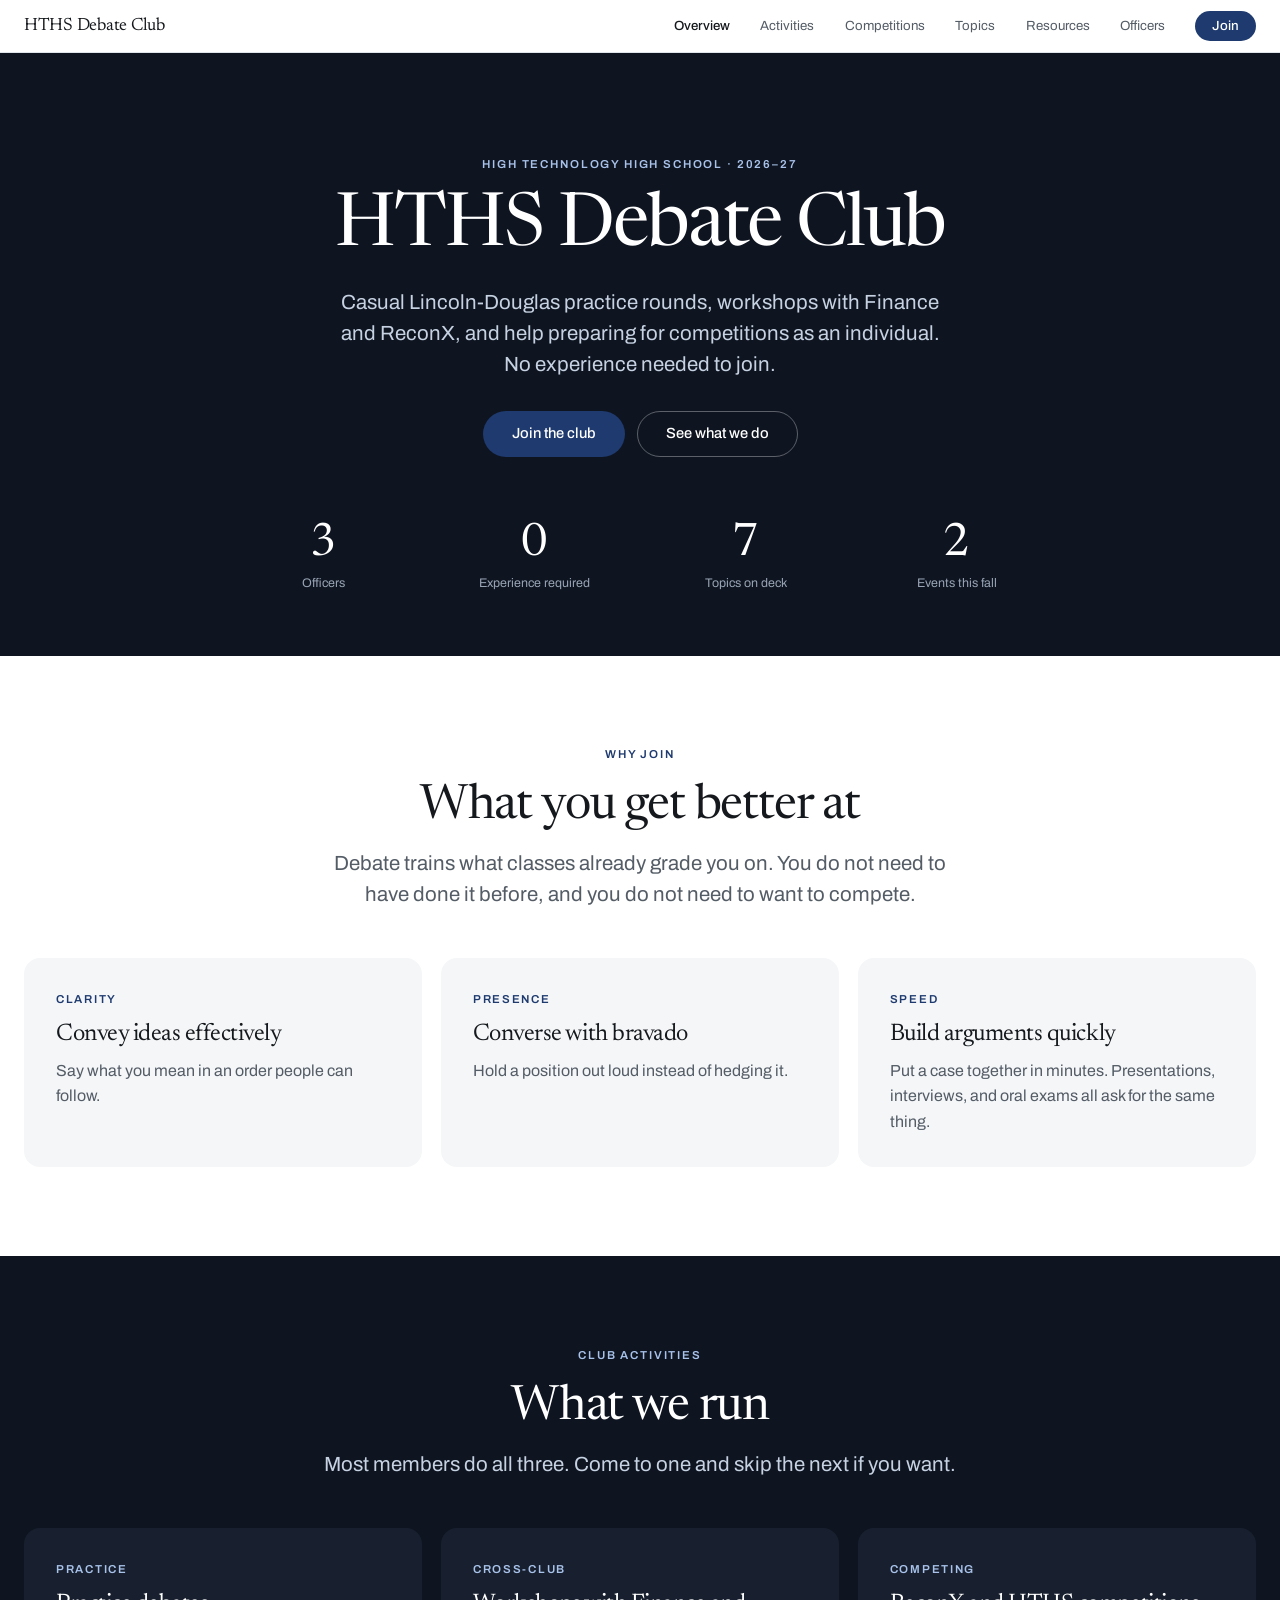
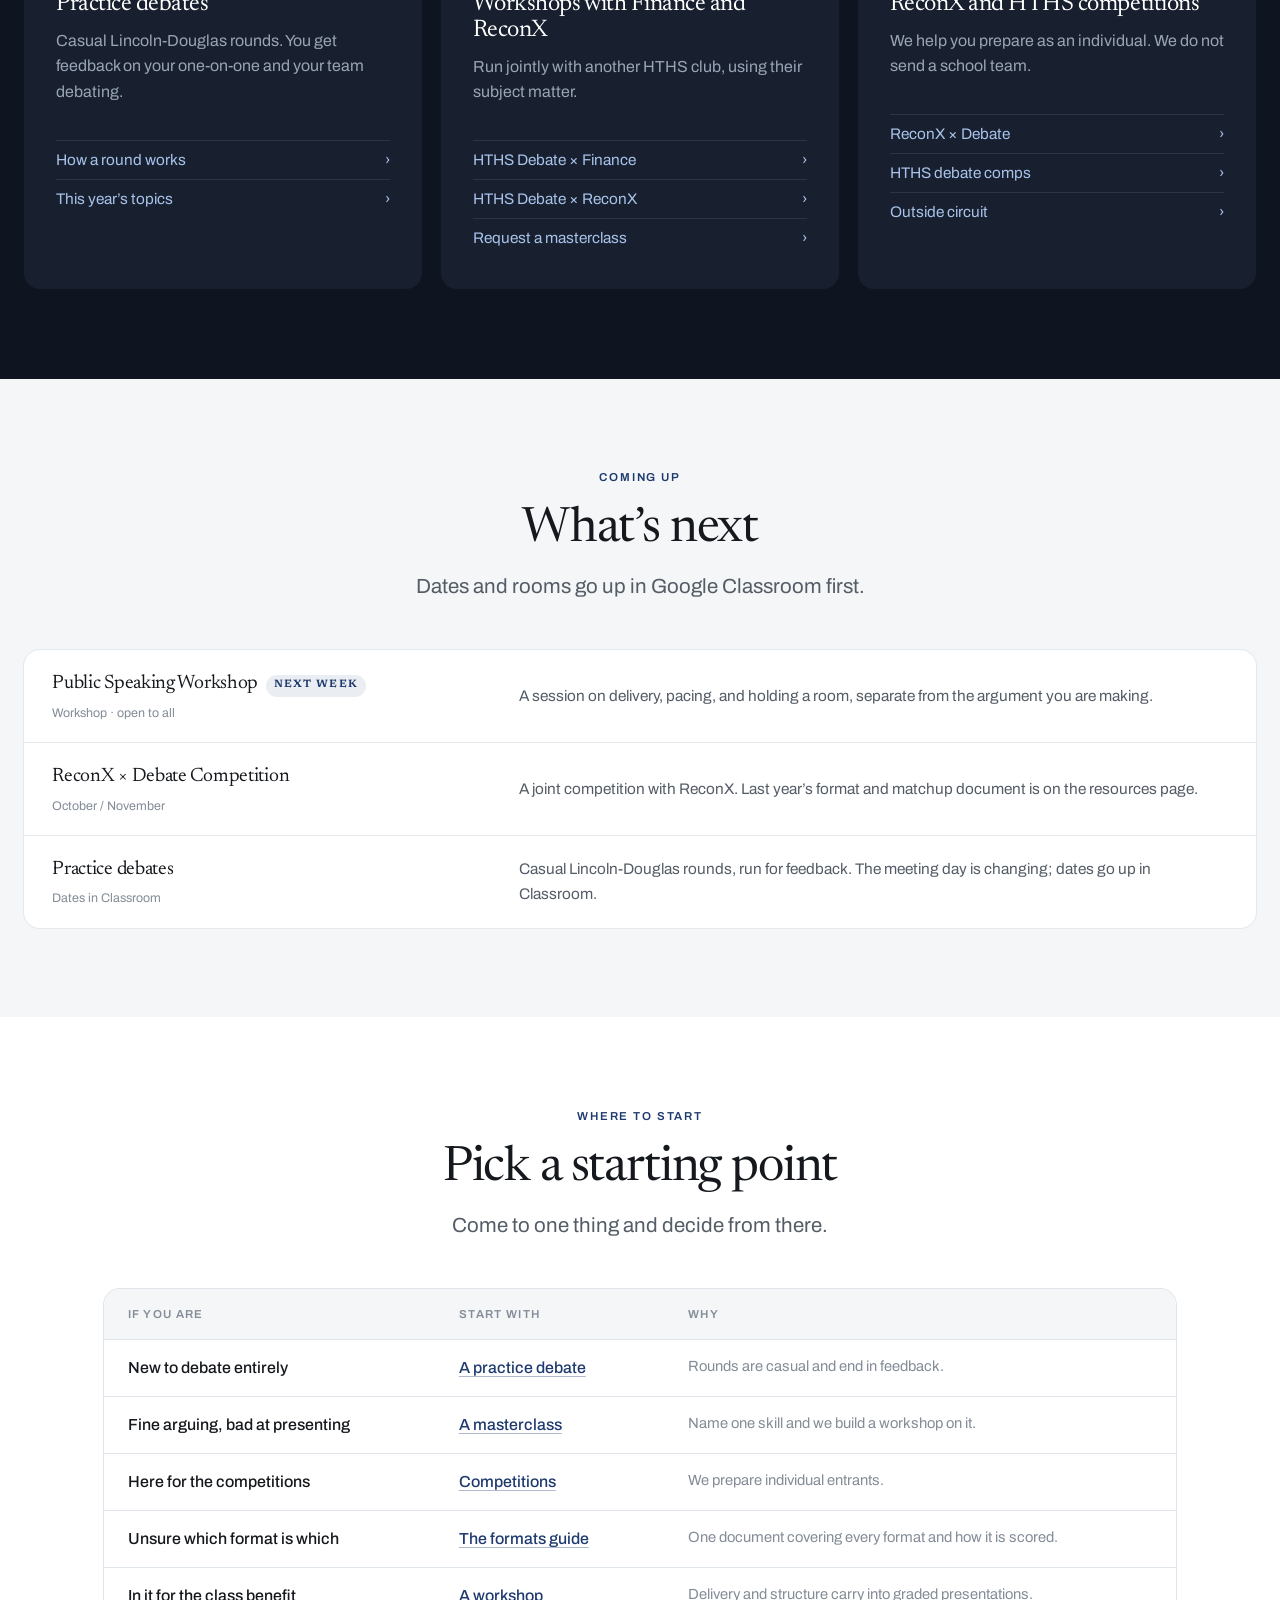
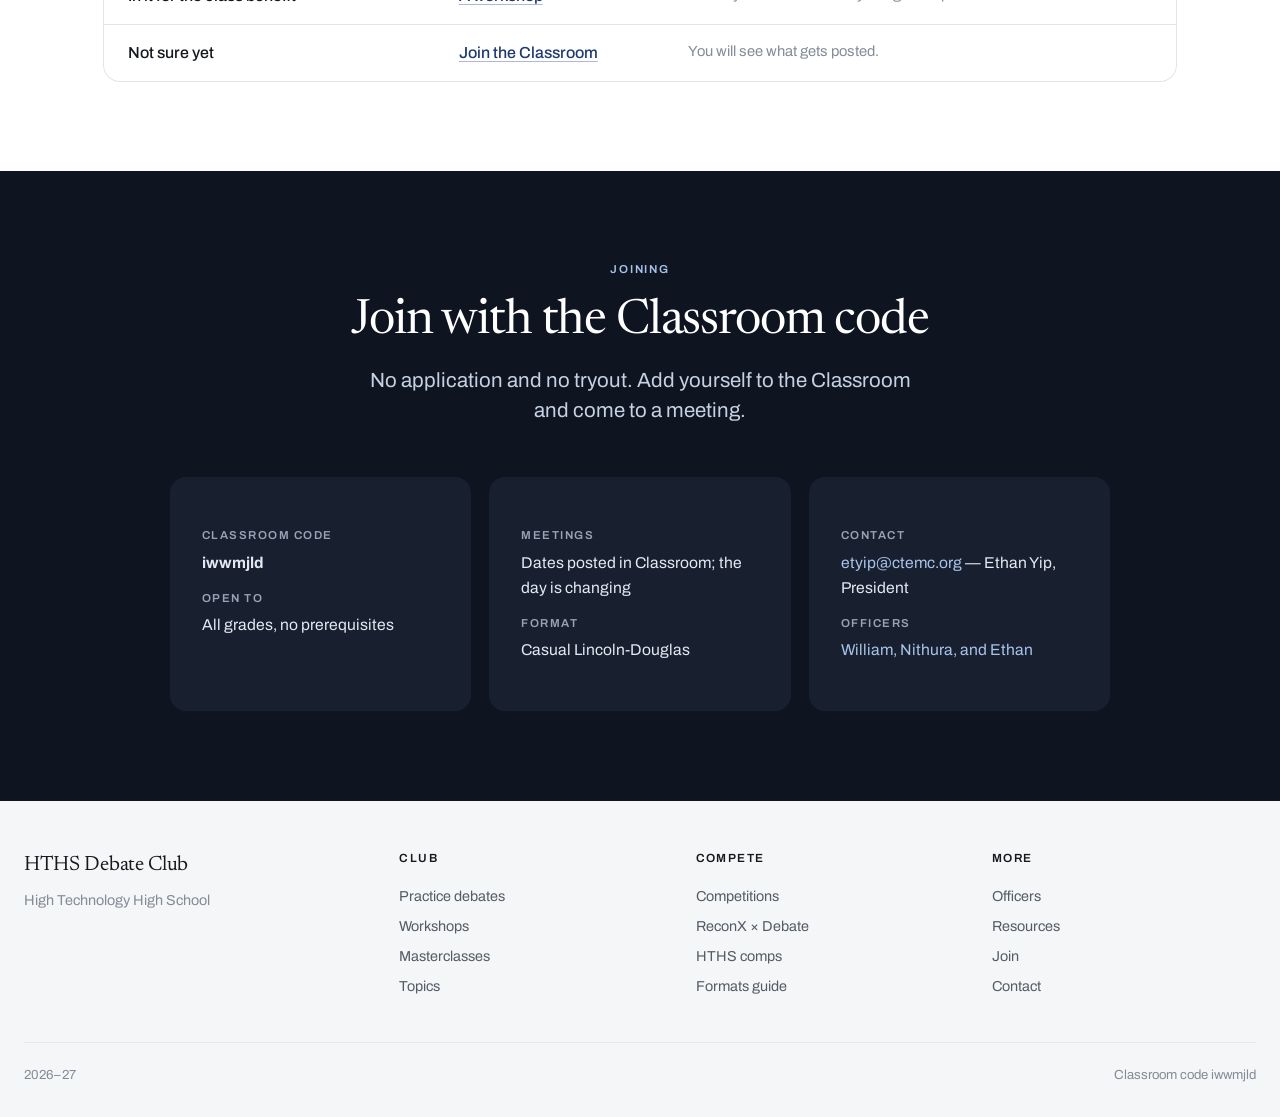
<file: index.html>
<!doctype html>
<html lang="en">
<head>
<meta charset="utf-8">
<meta name="viewport" content="width=device-width, initial-scale=1">
<title>HTHS Debate Club</title>
<meta name="description" content="Casual Lincoln-Douglas practice, workshops with Finance and ReconX, and competition prep at High Technology High School.">
<link rel="preconnect" href="https://fonts.googleapis.com">
<link rel="preconnect" href="https://fonts.gstatic.com" crossorigin>
<link href="https://fonts.googleapis.com/css2?family=Archivo:wght@400;500;600&family=Newsreader:opsz,wght@6..72,300;6..72,400;6..72,500&display=swap" rel="stylesheet">
<link rel="stylesheet" href="style.css">
</head>
<body>
<a class="skip" href="#main">Skip to content</a>

<header class="nav">
  <div class="nav-in">
    <a class="brand" href="index.html">HTHS Debate Club</a>
    <button class="nav-tog" aria-expanded="false" aria-label="Menu"><span></span><span></span><span></span></button>
    <nav class="nav-links" aria-label="Primary">
      <a href="index.html" aria-current="page">Overview</a>
      <a href="activities.html">Activities</a>
      <a href="competitions.html">Competitions</a>
      <a href="topics.html">Topics</a>
      <a href="resources.html">Resources</a>
      <a href="officers.html">Officers</a>
      <a class="nav-cta" href="#join">Join</a>
    </nav>
  </div>
</header>

<main id="main">

  <section class="hero dark">
    <div class="wrap">
      <span class="eyebrow">High Technology High School &middot; 2026&ndash;27</span>
      <h1>HTHS Debate Club</h1>
      <p class="sub">Casual Lincoln-Douglas practice rounds, workshops with Finance and ReconX, and help preparing for competitions as an individual. No experience needed to join.</p>
      <div class="actions">
        <a class="btn" href="#join">Join the club</a>
        <a class="btn btn-2" href="activities.html">See what we do</a>
      </div>
      <div class="stats">
        <div><span class="n">3</span><span class="k">Officers</span></div>
        <div><span class="n">0</span><span class="k">Experience required</span></div>
        <div><span class="n">7</span><span class="k">Topics on deck</span></div>
        <div><span class="n">2</span><span class="k">Events this fall</span></div>
      </div>
    </div>
  </section>

  <section class="sec">
    <div class="wrap-wide">
      <div class="hgroup center">
        <span class="eyebrow">Why join</span>
        <h2>What you get better at</h2>
        <p class="sub">Debate trains what classes already grade you on. You do not need to have done it before, and you do not need to want to compete.</p>
      </div>

      <div class="tiles t-3">
        <div class="tile">
          <span class="kick">Clarity</span>
          <h3>Convey ideas effectively</h3>
          <p>Say what you mean in an order people can follow.</p>
        </div>
        <div class="tile">
          <span class="kick">Presence</span>
          <h3>Converse with bravado</h3>
          <p>Hold a position out loud instead of hedging it.</p>
        </div>
        <div class="tile">
          <span class="kick">Speed</span>
          <h3>Build arguments quickly</h3>
          <p>Put a case together in minutes. Presentations, interviews, and oral exams all ask for the same thing.</p>
        </div>
      </div>

    </div>
  </section>

  <section class="sec dark">
    <div class="wrap-wide">
      <div class="hgroup center">
        <span class="eyebrow">Club activities</span>
        <h2>What we run</h2>
        <p class="sub">Most members do all three. Come to one and skip the next if you want.</p>
      </div>

      <div class="tiles t-3">
        <div class="tile">
          <span class="kick">Practice</span>
          <h3>Practice debates</h3>
          <p>Casual Lincoln-Douglas rounds. You get feedback on your one-on-one and your team debating.</p>
          <ul>
            <li><a href="activities.html#practice">How a round works <span>&rsaquo;</span></a></li>
            <li><a href="topics.html">This year&rsquo;s topics <span>&rsaquo;</span></a></li>
          </ul>
        </div>
        <div class="tile">
          <span class="kick">Cross-club</span>
          <h3>Workshops with Finance and ReconX</h3>
          <p>Run jointly with another HTHS club, using their subject matter.</p>
          <ul>
            <li><a href="activities.html#workshops">HTHS Debate &times; Finance <span>&rsaquo;</span></a></li>
            <li><a href="activities.html#workshops">HTHS Debate &times; ReconX <span>&rsaquo;</span></a></li>
            <li><a href="activities.html#masterclass">Request a masterclass <span>&rsaquo;</span></a></li>
          </ul>
        </div>
        <div class="tile">
          <span class="kick">Competing</span>
          <h3>ReconX and HTHS competitions</h3>
          <p>We help you prepare as an individual. We do not send a school team.</p>
          <ul>
            <li><a href="competitions.html#reconx">ReconX &times; Debate <span>&rsaquo;</span></a></li>
            <li><a href="competitions.html#hths">HTHS debate comps <span>&rsaquo;</span></a></li>
            <li><a href="competitions.html#outside">Outside circuit <span>&rsaquo;</span></a></li>
          </ul>
        </div>
      </div>
    </div>
  </section>

  <section class="sec grey">
    <div class="wrap-wide">
      <div class="hgroup center">
        <span class="eyebrow">Coming up</span>
        <h2>What&rsquo;s next</h2>
        <p class="sub">Dates and rooms go up in Google Classroom first.</p>
      </div>

      <div class="card">
        <a class="card-row" href="activities.html#workshops">
          <div><span class="nm">Public Speaking Workshop<span class="badge">Next week</span></span><span class="tag">Workshop &middot; open to all</span></div>
          <p class="desc">A session on delivery, pacing, and holding a room, separate from the argument you are making.</p>
        </a>
        <a class="card-row" href="competitions.html#reconx">
          <div><span class="nm">ReconX &times; Debate Competition</span><span class="tag">October / November</span></div>
          <p class="desc">A joint competition with ReconX. Last year&rsquo;s format and matchup document is on the resources page.</p>
        </a>
        <a class="card-row" href="activities.html#practice">
          <div><span class="nm">Practice debates</span><span class="tag">Dates in Classroom</span></div>
          <p class="desc">Casual Lincoln-Douglas rounds, run for feedback. The meeting day is changing; dates go up in Classroom.</p>
        </a>
      </div>
    </div>
  </section>

  <section class="sec">
    <div class="wrap">
      <div class="hgroup center">
        <span class="eyebrow">Where to start</span>
        <h2>Pick a starting point</h2>
        <p class="sub">Come to one thing and decide from there.</p>
      </div>

      <div class="tablewrap">
        <table>
          <thead><tr><th scope="col">If you are</th><th scope="col">Start with</th><th scope="col">Why</th></tr></thead>
          <tbody>
            <tr><td class="key">New to debate entirely</td><td><a class="tlink" href="activities.html#practice">A practice debate</a></td><td class="who">Rounds are casual and end in feedback.</td></tr>
            <tr><td class="key">Fine arguing, bad at presenting</td><td><a class="tlink" href="activities.html#masterclass">A masterclass</a></td><td class="who">Name one skill and we build a workshop on it.</td></tr>
            <tr><td class="key">Here for the competitions</td><td><a class="tlink" href="competitions.html">Competitions</a></td><td class="who">We prepare individual entrants.</td></tr>
            <tr><td class="key">Unsure which format is which</td><td><a class="tlink" href="resources.html#formats">The formats guide</a></td><td class="who">One document covering every format and how it is scored.</td></tr>
            <tr><td class="key">In it for the class benefit</td><td><a class="tlink" href="activities.html#workshops">A workshop</a></td><td class="who">Delivery and structure carry into graded presentations.</td></tr>
            <tr><td class="key">Not sure yet</td><td><a class="tlink" href="#join">Join the Classroom</a></td><td class="who">You will see what gets posted.</td></tr>
          </tbody>
        </table>
      </div>
    </div>
  </section>

  <section class="sec dark cta" id="join">
    <div class="wrap-wide">
      <span class="eyebrow">Joining</span>
      <h2>Join with the Classroom code</h2>
      <p class="sub">No application and no tryout. Add yourself to the Classroom and come to a meeting.</p>

      <div class="cta-info">
        <div class="tile">
          <dl>
            <dt>Classroom code</dt><dd><strong>iwwmjld</strong></dd>
            <dt>Open to</dt><dd>All grades, no prerequisites</dd>
          </dl>
        </div>
        <div class="tile">
          <dl>
            <dt>Meetings</dt><dd>Dates posted in Classroom; the day is changing</dd>
            <dt>Format</dt><dd>Casual Lincoln-Douglas</dd>
          </dl>
        </div>
        <div class="tile">
          <dl>
            <dt>Contact</dt><dd><a href="mailto:etyip@ctemc.org">etyip@ctemc.org</a> &mdash; Ethan Yip, President</dd>
            <dt>Officers</dt><dd><a href="officers.html">William, Nithura, and Ethan</a></dd>
          </dl>
        </div>
      </div>
    </div>
  </section>

</main>

<footer class="foot">
  <div class="wrap-wide">
    <div class="foot-grid">
      <div class="bl">
        <strong>HTHS Debate Club</strong>
        High Technology High School
      </div>
      <div>
        <span class="ttl">Club</span>
        <a href="activities.html#practice">Practice debates</a>
        <a href="activities.html#workshops">Workshops</a>
        <a href="activities.html#masterclass">Masterclasses</a>
        <a href="topics.html">Topics</a>
      </div>
      <div>
        <span class="ttl">Compete</span>
        <a href="competitions.html">Competitions</a>
        <a href="competitions.html#reconx">ReconX &times; Debate</a>
        <a href="competitions.html#hths">HTHS comps</a>
        <a href="resources.html#formats">Formats guide</a>
      </div>
      <div>
        <span class="ttl">More</span>
        <a href="officers.html">Officers</a>
        <a href="resources.html">Resources</a>
        <a href="index.html#join">Join</a>
        <a href="mailto:etyip@ctemc.org">Contact</a>
      </div>
    </div>
    <div class="foot-b">
      <span>2026&ndash;27</span>
      <span>Classroom code iwwmjld</span>
    </div>
  </div>
</footer>

<script src="site.js"></script>
</body>
</html>
</file>
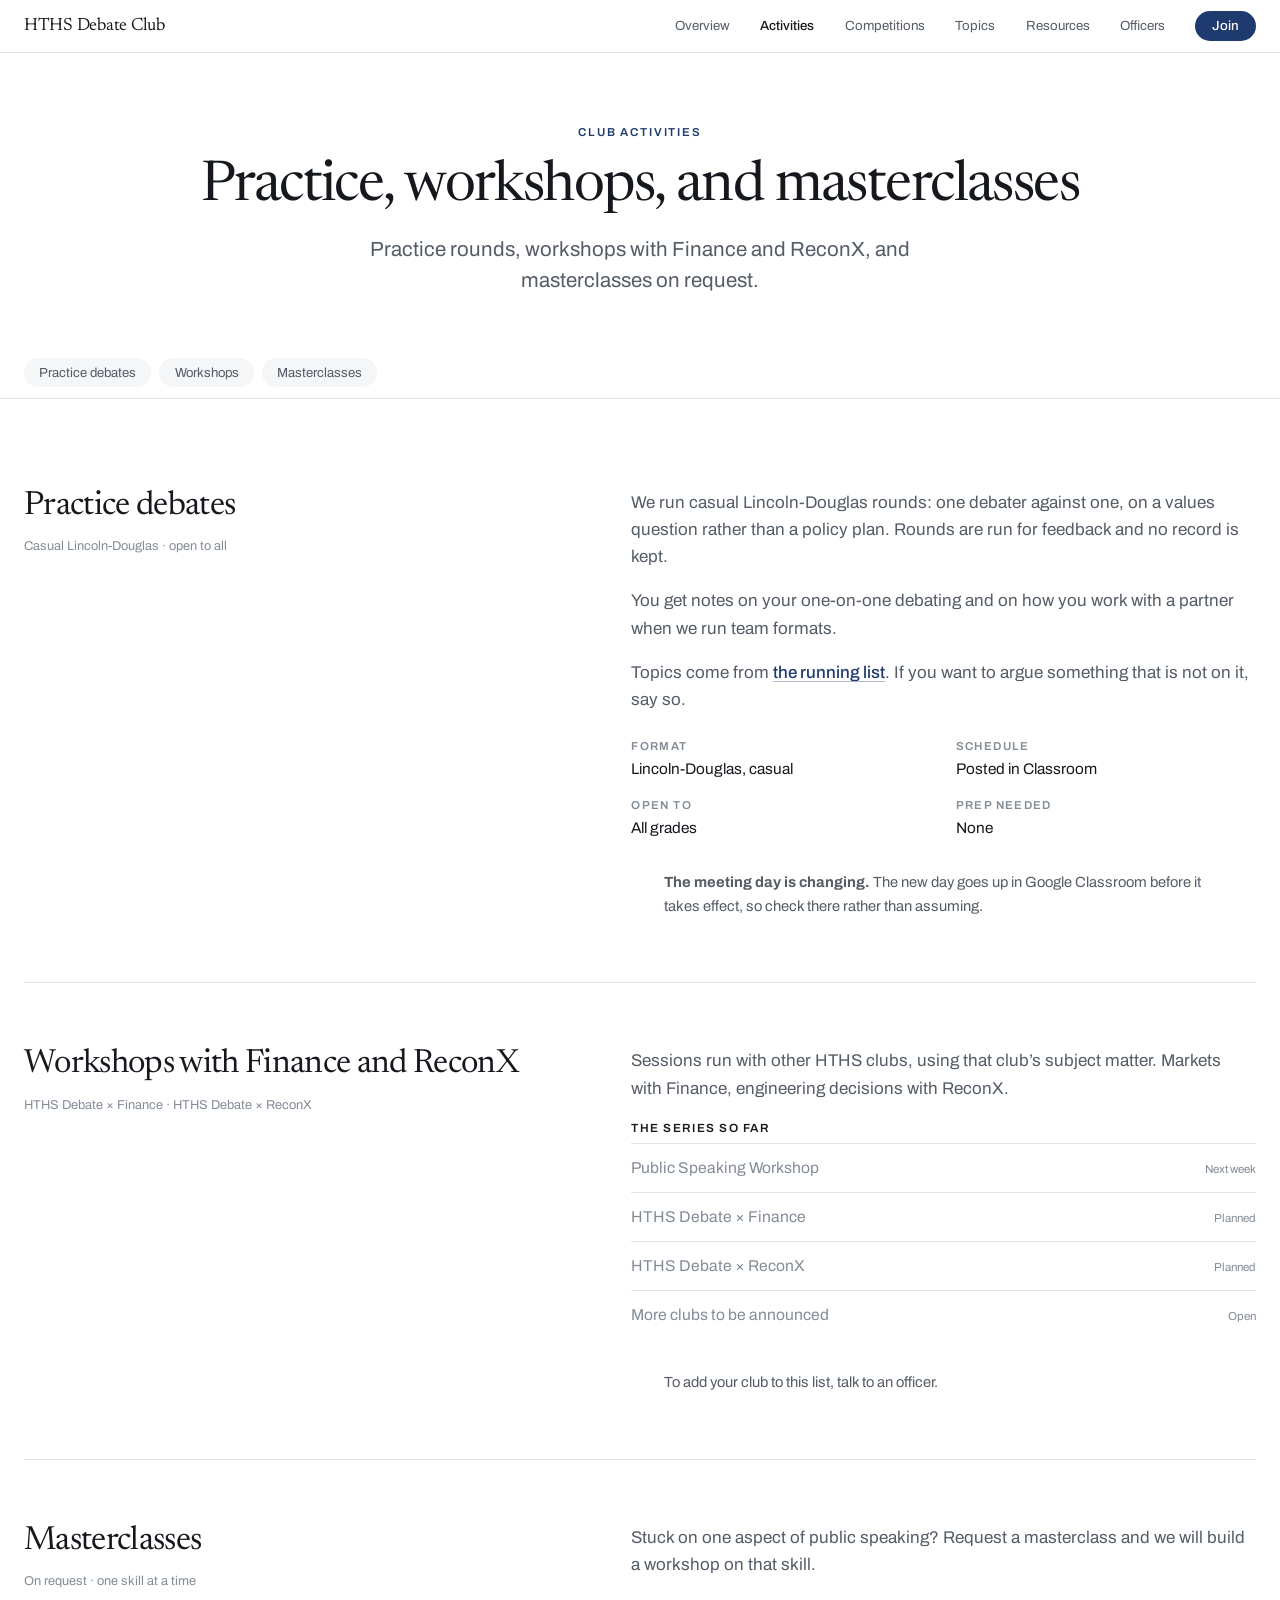
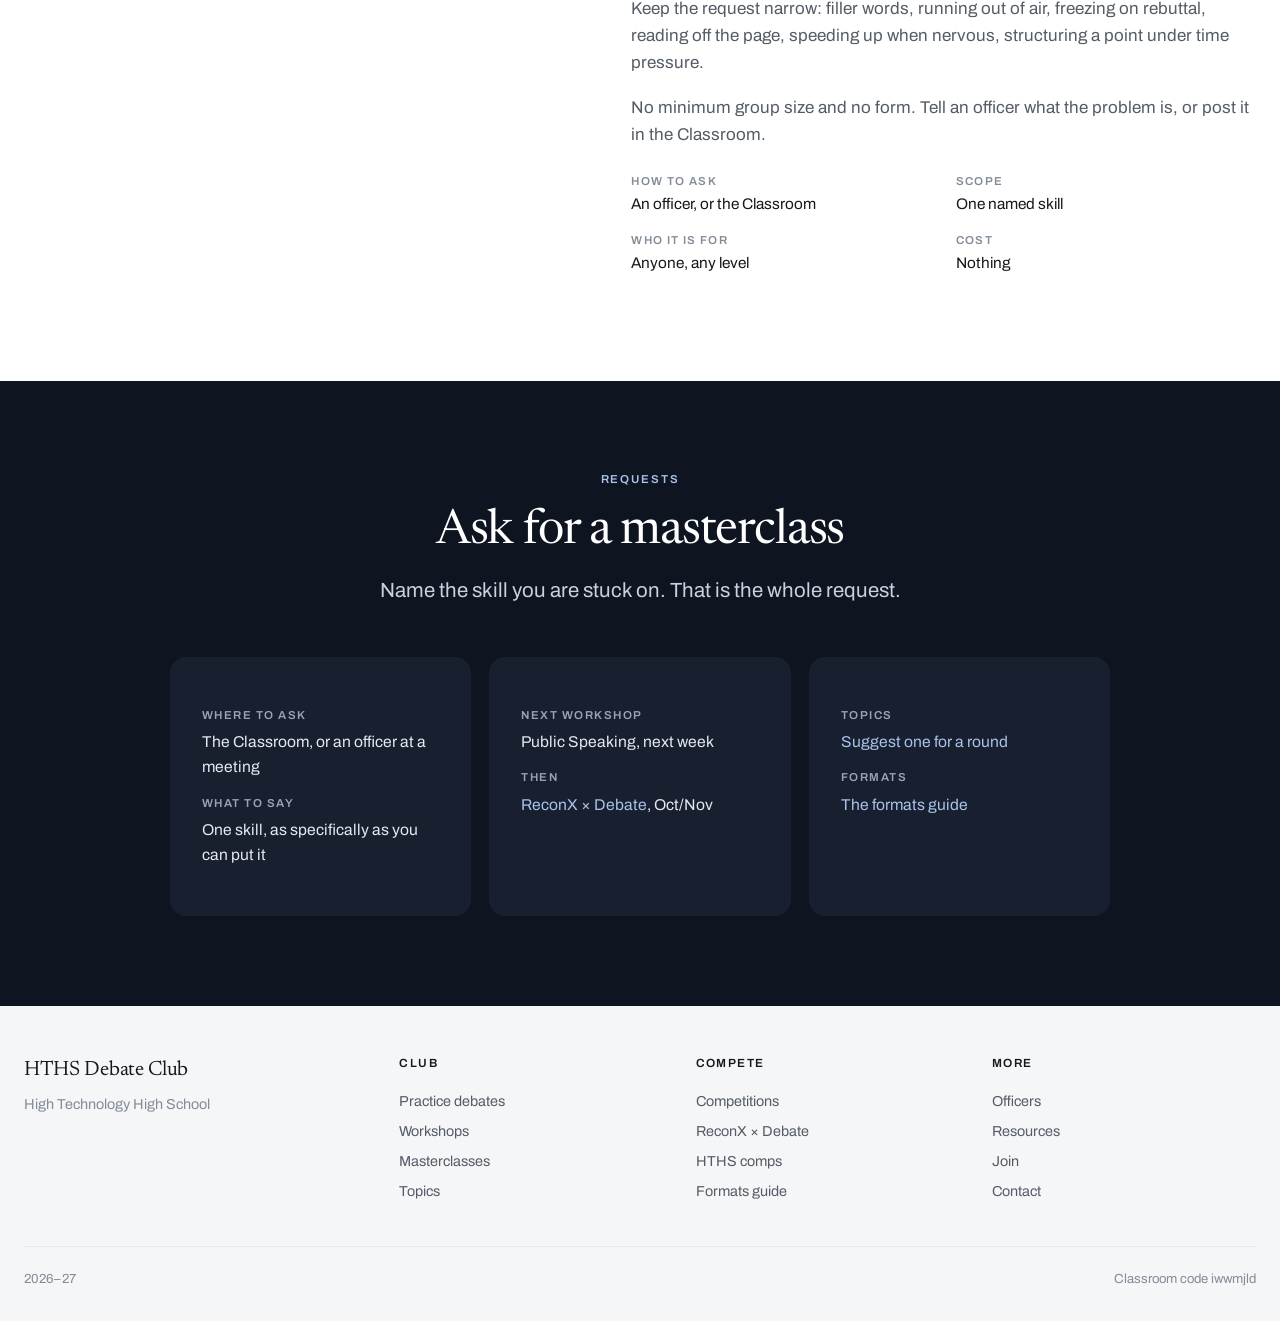
<file: activities.html>
<!doctype html>
<html lang="en">
<head>
<meta charset="utf-8">
<meta name="viewport" content="width=device-width, initial-scale=1">
<title>Activities — HTHS Debate Club</title>
<meta name="description" content="Casual Lincoln-Douglas practice debates, workshops with Finance and ReconX, and masterclasses on a single public speaking skill.">
<link rel="preconnect" href="https://fonts.googleapis.com">
<link rel="preconnect" href="https://fonts.gstatic.com" crossorigin>
<link href="https://fonts.googleapis.com/css2?family=Archivo:wght@400;500;600&family=Newsreader:opsz,wght@6..72,300;6..72,400;6..72,500&display=swap" rel="stylesheet">
<link rel="stylesheet" href="style.css">
</head>
<body>
<a class="skip" href="#main">Skip to content</a>

<header class="nav">
  <div class="nav-in">
    <a class="brand" href="index.html">HTHS Debate Club</a>
    <button class="nav-tog" aria-expanded="false" aria-label="Menu"><span></span><span></span><span></span></button>
    <nav class="nav-links" aria-label="Primary">
      <a href="index.html">Overview</a>
      <a href="activities.html" aria-current="page">Activities</a>
      <a href="competitions.html">Competitions</a>
      <a href="topics.html">Topics</a>
      <a href="resources.html">Resources</a>
      <a href="officers.html">Officers</a>
      <a class="nav-cta" href="index.html#join">Join</a>
    </nav>
  </div>
</header>

<main id="main">

  <section class="phero">
    <div class="wrap">
      <span class="eyebrow">Club activities</span>
      <h1>Practice, workshops, and masterclasses</h1>
      <p class="sub">Practice rounds, workshops with Finance and ReconX, and masterclasses on request.</p>
    </div>
  </section>

  <nav class="jump" aria-label="On this page">
    <div class="wrap-wide">
      <a href="#practice">Practice debates</a>
      <a href="#workshops">Workshops</a>
      <a href="#masterclass">Masterclasses</a>
    </div>
  </nav>

  <section class="sec">
    <div class="wrap-wide">

      <div class="detail" id="practice">
        <div>
          <h3>Practice debates</h3>
          <span class="tag">Casual Lincoln-Douglas &middot; open to all</span>
        </div>
        <div>
          <p>We run casual Lincoln-Douglas rounds: one debater against one, on a values question rather than a policy plan. Rounds are run for feedback and no record is kept.</p>
          <p>You get notes on your one-on-one debating and on how you work with a partner when we run team formats.</p>
          <p>Topics come from <a class="tlink" href="topics.html">the running list</a>. If you want to argue something that is not on it, say so.</p>
          <dl class="pairs">
            <div><dt>Format</dt><dd>Lincoln-Douglas, casual</dd></div>
            <div><dt>Schedule</dt><dd>Posted in Classroom</dd></div>
            <div><dt>Open to</dt><dd>All grades</dd></div>
            <div><dt>Prep needed</dt><dd>None</dd></div>
          </dl>
          <p class="note"><strong>The meeting day is changing.</strong> The new day goes up in Google Classroom before it takes effect, so check there rather than assuming.</p>
        </div>
      </div>

      <div class="detail" id="workshops">
        <div>
          <h3>Workshops with Finance and ReconX</h3>
          <span class="tag">HTHS Debate &times; Finance &middot; HTHS Debate &times; ReconX</span>
        </div>
        <div>
          <p>Sessions run with other HTHS clubs, using that club&rsquo;s subject matter. Markets with Finance, engineering decisions with ReconX.</p>
          <div class="res">
            <span class="res-h">The series so far</span>
            <span class="pending"><span>Public Speaking Workshop</span><span class="meta">Next week</span></span>
            <span class="pending"><span>HTHS Debate &times; Finance</span><span class="meta">Planned</span></span>
            <span class="pending"><span>HTHS Debate &times; ReconX</span><span class="meta">Planned</span></span>
            <span class="pending"><span>More clubs to be announced</span><span class="meta">Open</span></span>
          </div>
          <p class="note">To add your club to this list, talk to an officer.</p>
        </div>
      </div>

      <div class="detail" id="masterclass">
        <div>
          <h3>Masterclasses</h3>
          <span class="tag">On request &middot; one skill at a time</span>
        </div>
        <div>
          <p>Stuck on one aspect of public speaking? Request a masterclass and we will build a workshop on that skill.</p>
          <p>Keep the request narrow: filler words, running out of air, freezing on rebuttal, reading off the page, speeding up when nervous, structuring a point under time pressure.</p>
          <p>No minimum group size and no form. Tell an officer what the problem is, or post it in the Classroom.</p>
          <dl class="pairs">
            <div><dt>How to ask</dt><dd>An officer, or the Classroom</dd></div>
            <div><dt>Scope</dt><dd>One named skill</dd></div>
            <div><dt>Who it is for</dt><dd>Anyone, any level</dd></div>
            <div><dt>Cost</dt><dd>Nothing</dd></div>
          </dl>
        </div>
      </div>

    </div>
  </section>

  <section class="sec dark cta">
    <div class="wrap-wide">
      <span class="eyebrow">Requests</span>
      <h2>Ask for a masterclass</h2>
      <p class="sub">Name the skill you are stuck on. That is the whole request.</p>
      <div class="cta-info">
        <div class="tile">
          <dl>
            <dt>Where to ask</dt><dd>The Classroom, or an officer at a meeting</dd>
            <dt>What to say</dt><dd>One skill, as specifically as you can put it</dd>
          </dl>
        </div>
        <div class="tile">
          <dl>
            <dt>Next workshop</dt><dd>Public Speaking, next week</dd>
            <dt>Then</dt><dd><a href="competitions.html#reconx">ReconX &times; Debate</a>, Oct/Nov</dd>
          </dl>
        </div>
        <div class="tile">
          <dl>
            <dt>Topics</dt><dd><a href="topics.html">Suggest one for a round</a></dd>
            <dt>Formats</dt><dd><a href="resources.html#formats">The formats guide</a></dd>
          </dl>
        </div>
      </div>
    </div>
  </section>

</main>

<footer class="foot">
  <div class="wrap-wide">
    <div class="foot-grid">
      <div class="bl">
        <strong>HTHS Debate Club</strong>
        High Technology High School
      </div>
      <div>
        <span class="ttl">Club</span>
        <a href="activities.html#practice">Practice debates</a>
        <a href="activities.html#workshops">Workshops</a>
        <a href="activities.html#masterclass">Masterclasses</a>
        <a href="topics.html">Topics</a>
      </div>
      <div>
        <span class="ttl">Compete</span>
        <a href="competitions.html">Competitions</a>
        <a href="competitions.html#reconx">ReconX &times; Debate</a>
        <a href="competitions.html#hths">HTHS comps</a>
        <a href="resources.html#formats">Formats guide</a>
      </div>
      <div>
        <span class="ttl">More</span>
        <a href="officers.html">Officers</a>
        <a href="resources.html">Resources</a>
        <a href="index.html#join">Join</a>
        <a href="mailto:etyip@ctemc.org">Contact</a>
      </div>
    </div>
    <div class="foot-b">
      <span>2026&ndash;27</span>
      <span>Classroom code iwwmjld</span>
    </div>
  </div>
</footer>

<script src="site.js"></script>
</body>
</html>
</file>
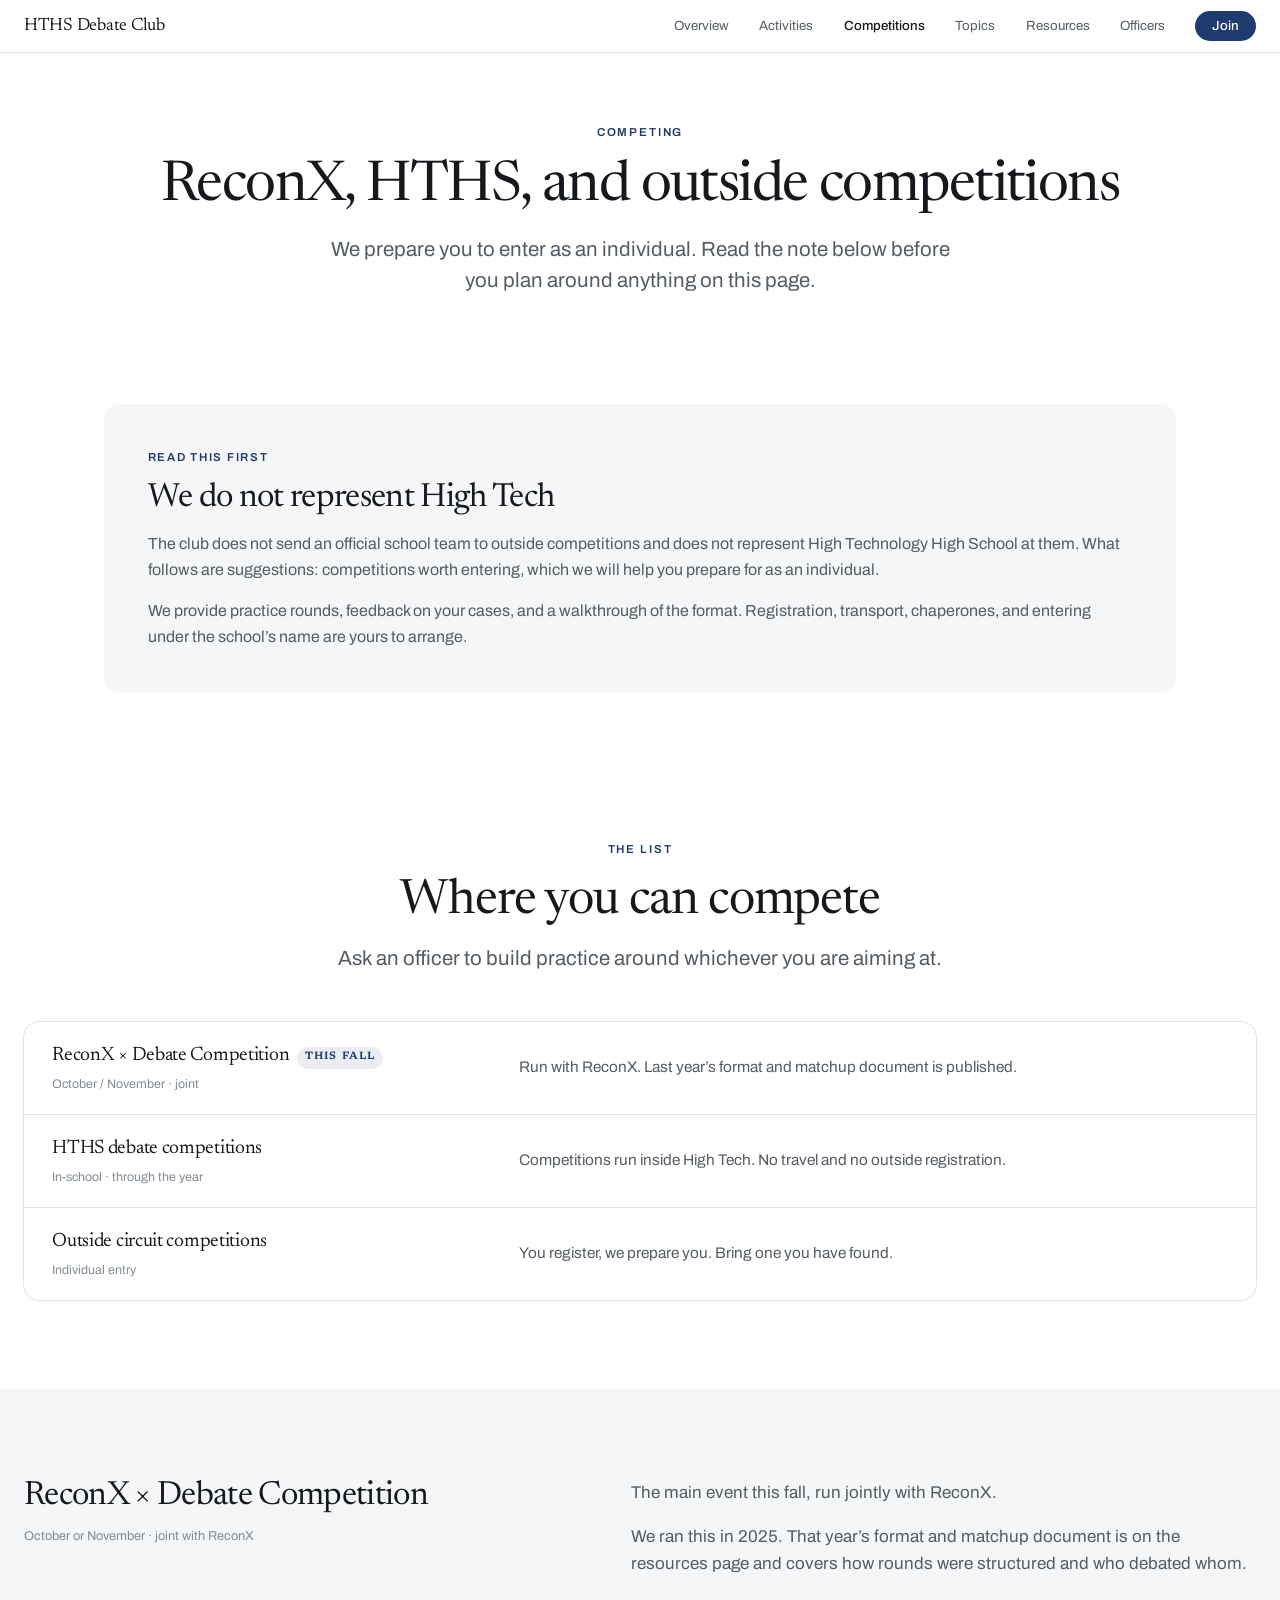
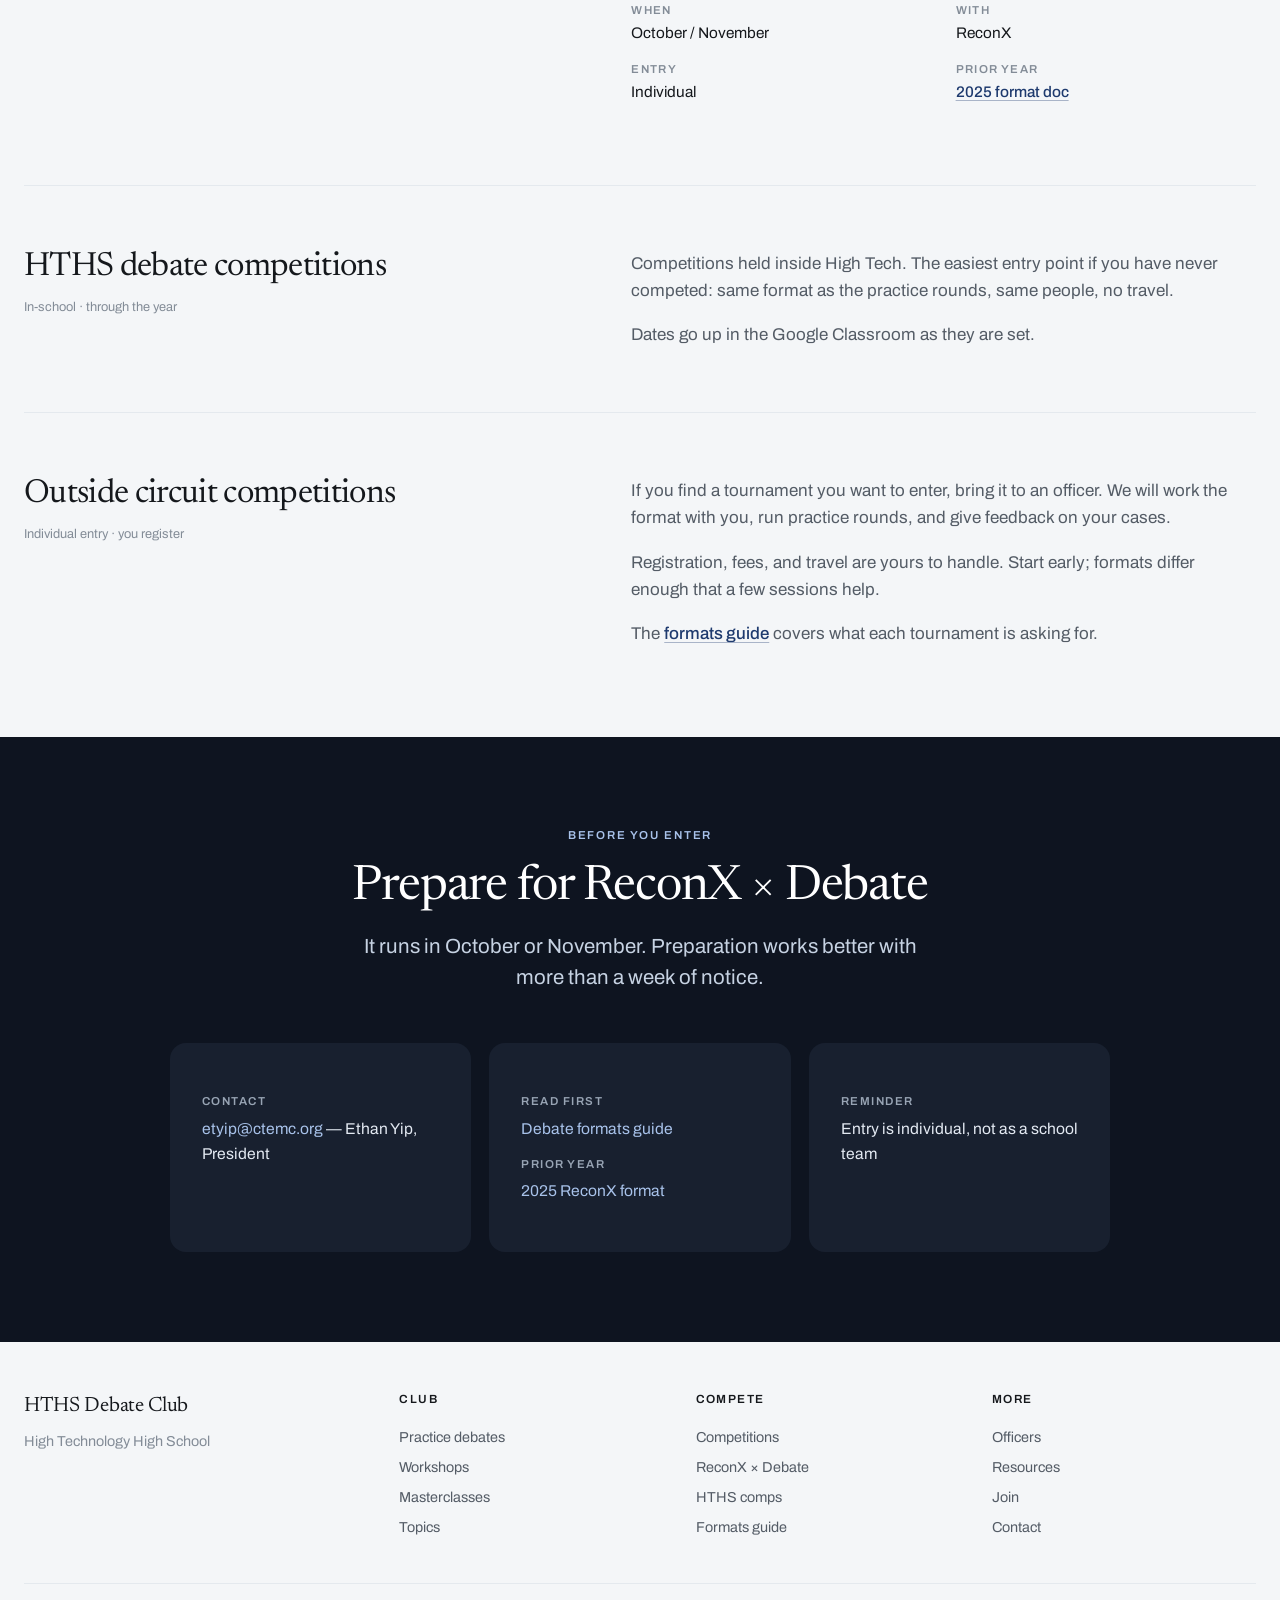
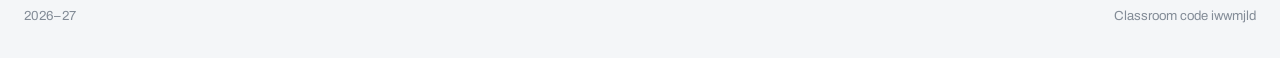
<file: competitions.html>
<!doctype html>
<html lang="en">
<head>
<meta charset="utf-8">
<meta name="viewport" content="width=device-width, initial-scale=1">
<title>Competitions — HTHS Debate Club</title>
<meta name="description" content="Competition suggestions the HTHS Debate Club will help you prepare for as an individual entrant, including the ReconX x Debate competition in October or November.">
<link rel="preconnect" href="https://fonts.googleapis.com">
<link rel="preconnect" href="https://fonts.gstatic.com" crossorigin>
<link href="https://fonts.googleapis.com/css2?family=Archivo:wght@400;500;600&family=Newsreader:opsz,wght@6..72,300;6..72,400;6..72,500&display=swap" rel="stylesheet">
<link rel="stylesheet" href="style.css">
</head>
<body>
<a class="skip" href="#main">Skip to content</a>

<header class="nav">
  <div class="nav-in">
    <a class="brand" href="index.html">HTHS Debate Club</a>
    <button class="nav-tog" aria-expanded="false" aria-label="Menu"><span></span><span></span><span></span></button>
    <nav class="nav-links" aria-label="Primary">
      <a href="index.html">Overview</a>
      <a href="activities.html">Activities</a>
      <a href="competitions.html" aria-current="page">Competitions</a>
      <a href="topics.html">Topics</a>
      <a href="resources.html">Resources</a>
      <a href="officers.html">Officers</a>
      <a class="nav-cta" href="index.html#join">Join</a>
    </nav>
  </div>
</header>

<main id="main">

  <section class="phero">
    <div class="wrap">
      <span class="eyebrow">Competing</span>
      <h1>ReconX, HTHS, and outside competitions</h1>
      <p class="sub">We prepare you to enter as an individual. Read the note below before you plan around anything on this page.</p>
    </div>
  </section>

  <section class="sec-sm">
    <div class="wrap">
      <div class="tile tile--lg">
        <span class="kick">Read this first</span>
        <h3>We do not represent High Tech</h3>
        <p>The club does not send an official school team to outside competitions and does not represent High Technology High School at them. What follows are suggestions: competitions worth entering, which we will help you prepare for as an individual.</p>
        <p>We provide practice rounds, feedback on your cases, and a walkthrough of the format. Registration, transport, chaperones, and entering under the school&rsquo;s name are yours to arrange.</p>
      </div>
    </div>
  </section>

  <section class="sec">
    <div class="wrap-wide">
      <div class="hgroup center">
        <span class="eyebrow">The list</span>
        <h2>Where you can compete</h2>
        <p class="sub">Ask an officer to build practice around whichever you are aiming at.</p>
      </div>

      <div class="card">
        <a class="card-row" href="#reconx">
          <div><span class="nm">ReconX &times; Debate Competition<span class="badge">This fall</span></span><span class="tag">October / November &middot; joint</span></div>
          <p class="desc">Run with ReconX. Last year&rsquo;s format and matchup document is published.</p>
        </a>
        <a class="card-row" href="#hths">
          <div><span class="nm">HTHS debate competitions</span><span class="tag">In-school &middot; through the year</span></div>
          <p class="desc">Competitions run inside High Tech. No travel and no outside registration.</p>
        </a>
        <a class="card-row" href="#outside">
          <div><span class="nm">Outside circuit competitions</span><span class="tag">Individual entry</span></div>
          <p class="desc">You register, we prepare you. Bring one you have found.</p>
        </a>
      </div>
    </div>
  </section>

  <section class="sec grey">
    <div class="wrap-wide">

      <div class="detail" id="reconx">
        <div>
          <h3>ReconX &times; Debate Competition</h3>
          <span class="tag">October or November &middot; joint with ReconX</span>
        </div>
        <div>
          <p>The main event this fall, run jointly with ReconX.</p>
          <p>We ran this in 2025. That year&rsquo;s format and matchup document is on the resources page and covers how rounds were structured and who debated whom.</p>
          <dl class="pairs">
            <div><dt>When</dt><dd>October / November</dd></div>
            <div><dt>With</dt><dd>ReconX</dd></div>
            <div><dt>Entry</dt><dd>Individual</dd></div>
            <div><dt>Prior year</dt><dd><a class="tlink" href="resources.html#reconx">2025 format doc</a></dd></div>
          </dl>
        </div>
      </div>

      <div class="detail" id="hths">
        <div>
          <h3>HTHS debate competitions</h3>
          <span class="tag">In-school &middot; through the year</span>
        </div>
        <div>
          <p>Competitions held inside High Tech. The easiest entry point if you have never competed: same format as the practice rounds, same people, no travel.</p>
          <p>Dates go up in the Google Classroom as they are set.</p>
        </div>
      </div>

      <div class="detail" id="outside">
        <div>
          <h3>Outside circuit competitions</h3>
          <span class="tag">Individual entry &middot; you register</span>
        </div>
        <div>
          <p>If you find a tournament you want to enter, bring it to an officer. We will work the format with you, run practice rounds, and give feedback on your cases.</p>
          <p>Registration, fees, and travel are yours to handle. Start early; formats differ enough that a few sessions help.</p>
          <p>The <a class="tlink" href="resources.html#formats">formats guide</a> covers what each tournament is asking for.</p>
        </div>
      </div>

    </div>
  </section>

  <section class="sec dark cta">
    <div class="wrap-wide">
      <span class="eyebrow">Before you enter</span>
      <h2>Prepare for ReconX &times; Debate</h2>
      <p class="sub">It runs in October or November. Preparation works better with more than a week of notice.</p>
      <div class="cta-info">
        <div class="tile">
          <dl>
            <dt>Contact</dt><dd><a href="mailto:etyip@ctemc.org">etyip@ctemc.org</a> &mdash; Ethan Yip, President</dd>
          </dl>
        </div>
        <div class="tile">
          <dl>
            <dt>Read first</dt><dd><a href="resources.html#formats">Debate formats guide</a></dd>
            <dt>Prior year</dt><dd><a href="resources.html#reconx">2025 ReconX format</a></dd>
          </dl>
        </div>
        <div class="tile">
          <dl>
            <dt>Reminder</dt><dd>Entry is individual, not as a school team</dd>
          </dl>
        </div>
      </div>
    </div>
  </section>

</main>

<footer class="foot">
  <div class="wrap-wide">
    <div class="foot-grid">
      <div class="bl">
        <strong>HTHS Debate Club</strong>
        High Technology High School
      </div>
      <div>
        <span class="ttl">Club</span>
        <a href="activities.html#practice">Practice debates</a>
        <a href="activities.html#workshops">Workshops</a>
        <a href="activities.html#masterclass">Masterclasses</a>
        <a href="topics.html">Topics</a>
      </div>
      <div>
        <span class="ttl">Compete</span>
        <a href="competitions.html">Competitions</a>
        <a href="competitions.html#reconx">ReconX &times; Debate</a>
        <a href="competitions.html#hths">HTHS comps</a>
        <a href="resources.html#formats">Formats guide</a>
      </div>
      <div>
        <span class="ttl">More</span>
        <a href="officers.html">Officers</a>
        <a href="resources.html">Resources</a>
        <a href="index.html#join">Join</a>
        <a href="mailto:etyip@ctemc.org">Contact</a>
      </div>
    </div>
    <div class="foot-b">
      <span>2026&ndash;27</span>
      <span>Classroom code iwwmjld</span>
    </div>
  </div>
</footer>

<script src="site.js"></script>
</body>
</html>
</file>
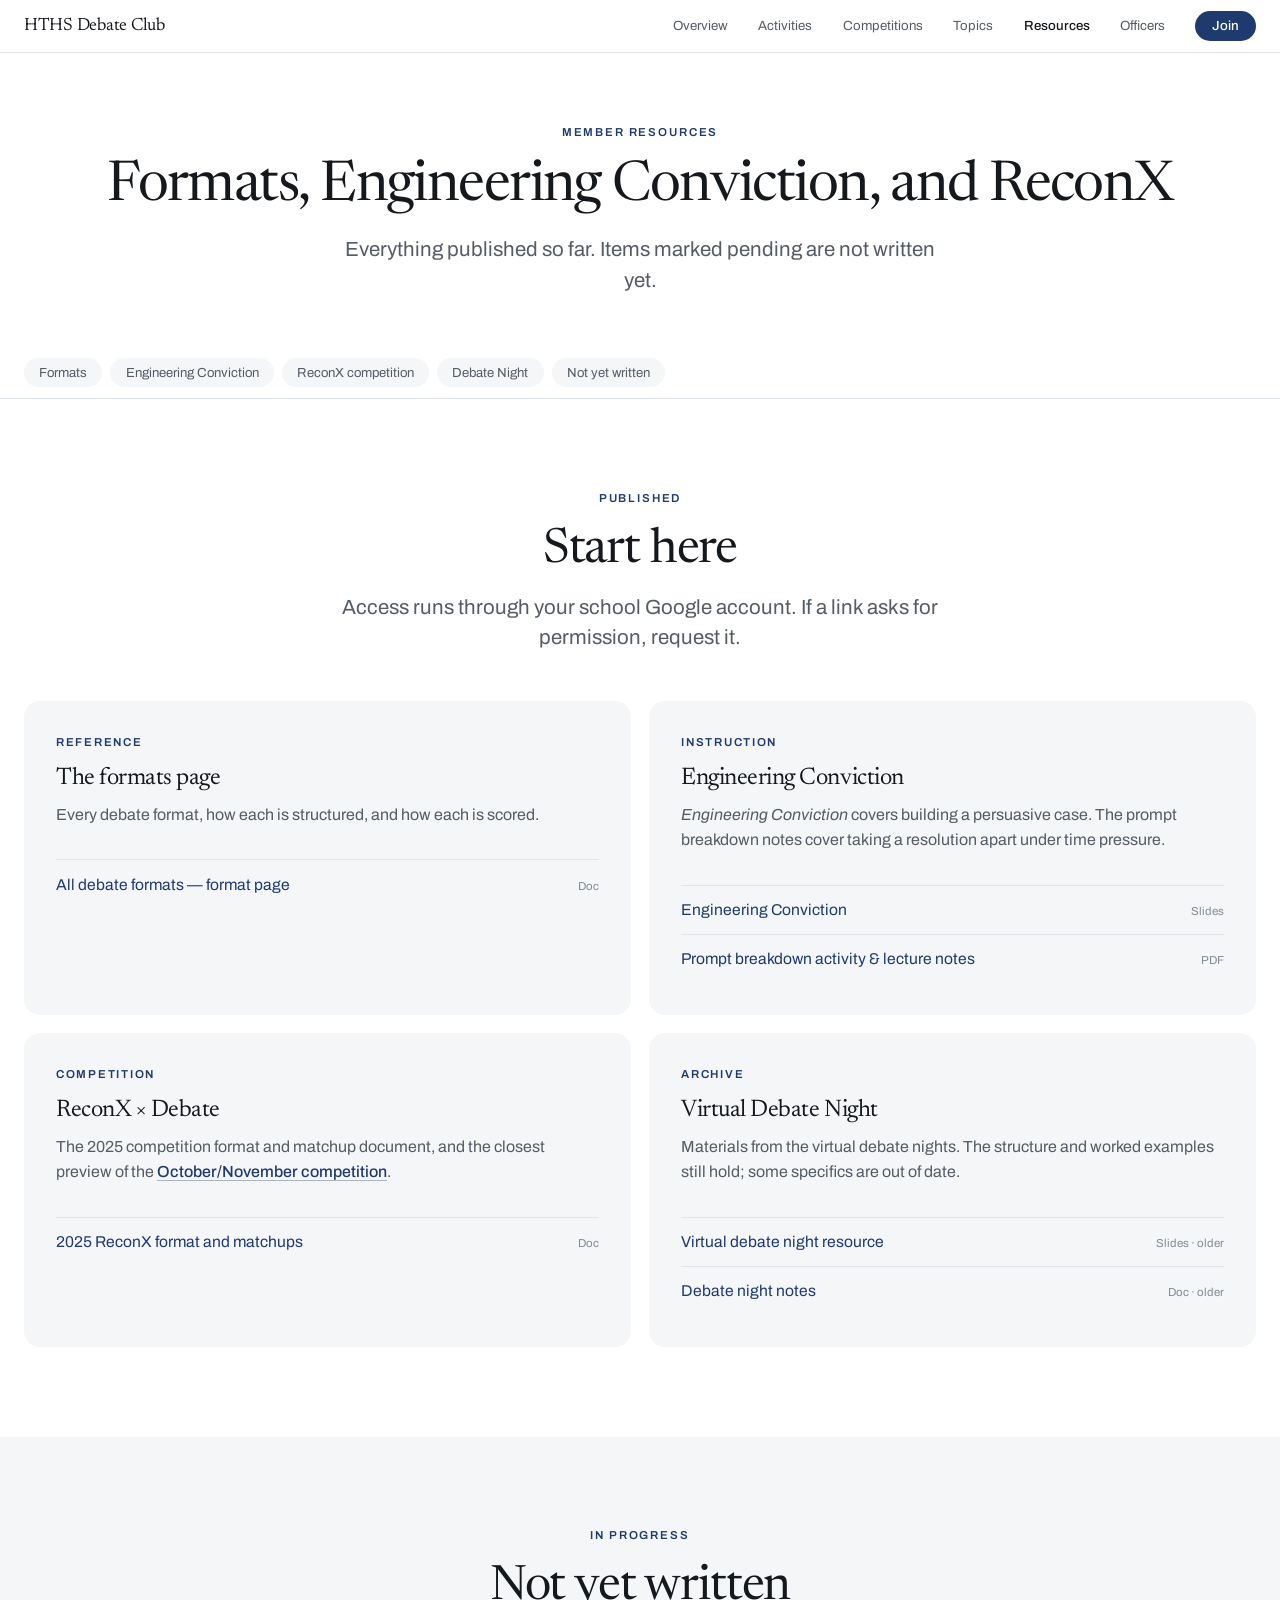
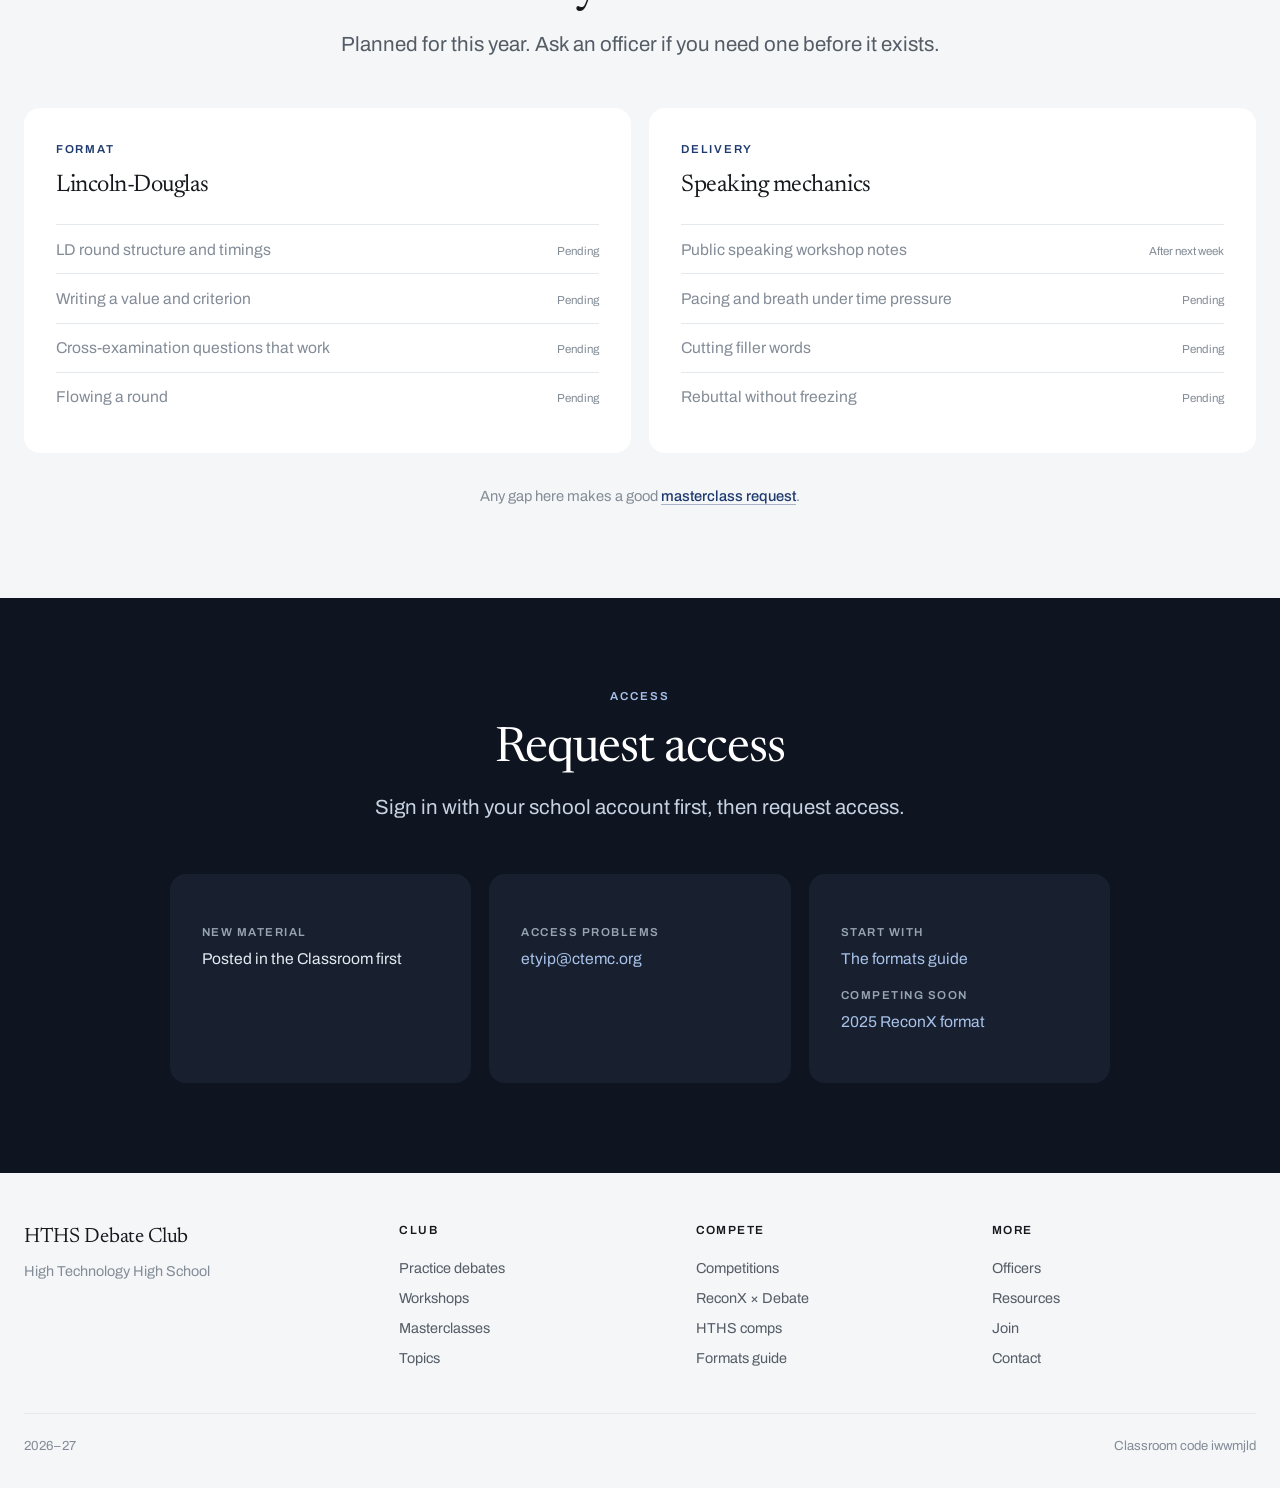
<file: resources.html>
<!doctype html>
<html lang="en">
<head>
<meta charset="utf-8">
<meta name="viewport" content="width=device-width, initial-scale=1">
<title>Resources — HTHS Debate Club</title>
<meta name="description" content="The formats page, Engineering Conviction, prompt breakdown notes, Debate Night materials, and the 2025 ReconX competition format.">
<link rel="preconnect" href="https://fonts.googleapis.com">
<link rel="preconnect" href="https://fonts.gstatic.com" crossorigin>
<link href="https://fonts.googleapis.com/css2?family=Archivo:wght@400;500;600&family=Newsreader:opsz,wght@6..72,300;6..72,400;6..72,500&display=swap" rel="stylesheet">
<link rel="stylesheet" href="style.css">
</head>
<body>
<a class="skip" href="#main">Skip to content</a>

<header class="nav">
  <div class="nav-in">
    <a class="brand" href="index.html">HTHS Debate Club</a>
    <button class="nav-tog" aria-expanded="false" aria-label="Menu"><span></span><span></span><span></span></button>
    <nav class="nav-links" aria-label="Primary">
      <a href="index.html">Overview</a>
      <a href="activities.html">Activities</a>
      <a href="competitions.html">Competitions</a>
      <a href="topics.html">Topics</a>
      <a href="resources.html" aria-current="page">Resources</a>
      <a href="officers.html">Officers</a>
      <a class="nav-cta" href="index.html#join">Join</a>
    </nav>
  </div>
</header>

<main id="main">

  <section class="phero">
    <div class="wrap">
      <span class="eyebrow">Member resources</span>
      <h1>Formats, Engineering Conviction, and ReconX</h1>
      <p class="sub">Everything published so far. Items marked pending are not written yet.</p>
    </div>
  </section>

  <nav class="jump" aria-label="On this page">
    <div class="wrap-wide">
      <a href="#formats">Formats</a>
      <a href="#speaking">Engineering Conviction</a>
      <a href="#reconx">ReconX competition</a>
      <a href="#archive">Debate Night</a>
      <a href="#pending">Not yet written</a>
    </div>
  </nav>

  <section class="sec">
    <div class="wrap-wide">
      <div class="hgroup center">
        <span class="eyebrow">Published</span>
        <h2>Start here</h2>
        <p class="sub">Access runs through your school Google account. If a link asks for permission, request it.</p>
      </div>

      <div class="tiles t-2">
        <div class="tile" id="formats">
          <span class="kick">Reference</span>
          <h3>The formats page</h3>
          <p>Every debate format, how each is structured, and how each is scored.</p>
          <div class="res">
            <a href="https://docs.google.com/document/d/1SR_fA9tLSs9JEv4Co1JCwsPT1EueAqDgJ5slpX_ot3U/edit" target="_blank" rel="noopener"><span>All debate formats &mdash; format page</span><span class="meta">Doc</span></a>
          </div>
        </div>

        <div class="tile" id="speaking">
          <span class="kick">Instruction</span>
          <h3>Engineering Conviction</h3>
          <p><em>Engineering Conviction</em> covers building a persuasive case. The prompt breakdown notes cover taking a resolution apart under time pressure.</p>
          <div class="res">
            <a href="https://docs.google.com/presentation/d/1jn_BYW7Ma_Lcp5pPOPCIVZ_U61YPvQ4zExFAVRiGtwA/edit" target="_blank" rel="noopener"><span>Engineering Conviction</span><span class="meta">Slides</span></a>
            <a href="https://drive.google.com/file/d/1Hzae3TFKQNJ_SuIMf93N4SA7BDWnfhpu/view" target="_blank" rel="noopener"><span>Prompt breakdown activity &amp; lecture notes</span><span class="meta">PDF</span></a>
          </div>
        </div>

        <div class="tile" id="reconx">
          <span class="kick">Competition</span>
          <h3>ReconX &times; Debate</h3>
          <p>The 2025 competition format and matchup document, and the closest preview of the <a class="tlink" href="competitions.html#reconx">October/November competition</a>.</p>
          <div class="res">
            <a href="https://docs.google.com/document/d/1CJlMA-L2HVb4yMshH6Hlh5AwzWDHQs4KgSf4M2JFA5k/edit" target="_blank" rel="noopener"><span>2025 ReconX format and matchups</span><span class="meta">Doc</span></a>
          </div>
        </div>

        <div class="tile" id="archive">
          <span class="kick">Archive</span>
          <h3>Virtual Debate Night</h3>
          <p>Materials from the virtual debate nights. The structure and worked examples still hold; some specifics are out of date.</p>
          <div class="res">
            <a href="https://docs.google.com/presentation/d/1yeXoGvs2umqKNV-MBlk322802TKpwz-FK6cirkvFlmU/edit" target="_blank" rel="noopener"><span>Virtual debate night resource</span><span class="meta">Slides &middot; older</span></a>
            <a href="https://docs.google.com/document/d/1ewrDsOcq5mpvYmT48MEL_BlWzT0ShLdbwCcq167gNok/edit" target="_blank" rel="noopener"><span>Debate night notes</span><span class="meta">Doc &middot; older</span></a>
          </div>
        </div>
      </div>
    </div>
  </section>

  <section class="sec grey" id="pending">
    <div class="wrap-wide">
      <div class="hgroup center">
        <span class="eyebrow">In progress</span>
        <h2>Not yet written</h2>
        <p class="sub">Planned for this year. Ask an officer if you need one before it exists.</p>
      </div>

      <div class="tiles t-2">
        <div class="tile">
          <span class="kick">Format</span>
          <h3>Lincoln-Douglas</h3>
          <div class="res">
            <span class="pending"><span>LD round structure and timings</span><span class="meta">Pending</span></span>
            <span class="pending"><span>Writing a value and criterion</span><span class="meta">Pending</span></span>
            <span class="pending"><span>Cross-examination questions that work</span><span class="meta">Pending</span></span>
            <span class="pending"><span>Flowing a round</span><span class="meta">Pending</span></span>
          </div>
        </div>

        <div class="tile">
          <span class="kick">Delivery</span>
          <h3>Speaking mechanics</h3>
          <div class="res">
            <span class="pending"><span>Public speaking workshop notes</span><span class="meta">After next week</span></span>
            <span class="pending"><span>Pacing and breath under time pressure</span><span class="meta">Pending</span></span>
            <span class="pending"><span>Cutting filler words</span><span class="meta">Pending</span></span>
            <span class="pending"><span>Rebuttal without freezing</span><span class="meta">Pending</span></span>
          </div>
        </div>
      </div>

      <p class="note center">Any gap here makes a good <a class="tlink" href="activities.html#masterclass">masterclass request</a>.</p>
    </div>
  </section>

  <section class="sec dark cta">
    <div class="wrap-wide">
      <span class="eyebrow">Access</span>
      <h2>Request access</h2>
      <p class="sub">Sign in with your school account first, then request access.</p>
      <div class="cta-info">
        <div class="tile">
          <dl>
            <dt>New material</dt><dd>Posted in the Classroom first</dd>
          </dl>
        </div>
        <div class="tile">
          <dl>
            <dt>Access problems</dt><dd><a href="mailto:etyip@ctemc.org">etyip@ctemc.org</a></dd>
          </dl>
        </div>
        <div class="tile">
          <dl>
            <dt>Start with</dt><dd><a href="#formats">The formats guide</a></dd>
            <dt>Competing soon</dt><dd><a href="#reconx">2025 ReconX format</a></dd>
          </dl>
        </div>
      </div>
    </div>
  </section>

</main>

<footer class="foot">
  <div class="wrap-wide">
    <div class="foot-grid">
      <div class="bl">
        <strong>HTHS Debate Club</strong>
        High Technology High School
      </div>
      <div>
        <span class="ttl">Club</span>
        <a href="activities.html#practice">Practice debates</a>
        <a href="activities.html#workshops">Workshops</a>
        <a href="activities.html#masterclass">Masterclasses</a>
        <a href="topics.html">Topics</a>
      </div>
      <div>
        <span class="ttl">Compete</span>
        <a href="competitions.html">Competitions</a>
        <a href="competitions.html#reconx">ReconX &times; Debate</a>
        <a href="competitions.html#hths">HTHS comps</a>
        <a href="resources.html#formats">Formats guide</a>
      </div>
      <div>
        <span class="ttl">More</span>
        <a href="officers.html">Officers</a>
        <a href="resources.html">Resources</a>
        <a href="index.html#join">Join</a>
        <a href="mailto:etyip@ctemc.org">Contact</a>
      </div>
    </div>
    <div class="foot-b">
      <span>2026&ndash;27</span>
      <span>Classroom code iwwmjld</span>
    </div>
  </div>
</footer>

<script src="site.js"></script>
</body>
</html>
</file>
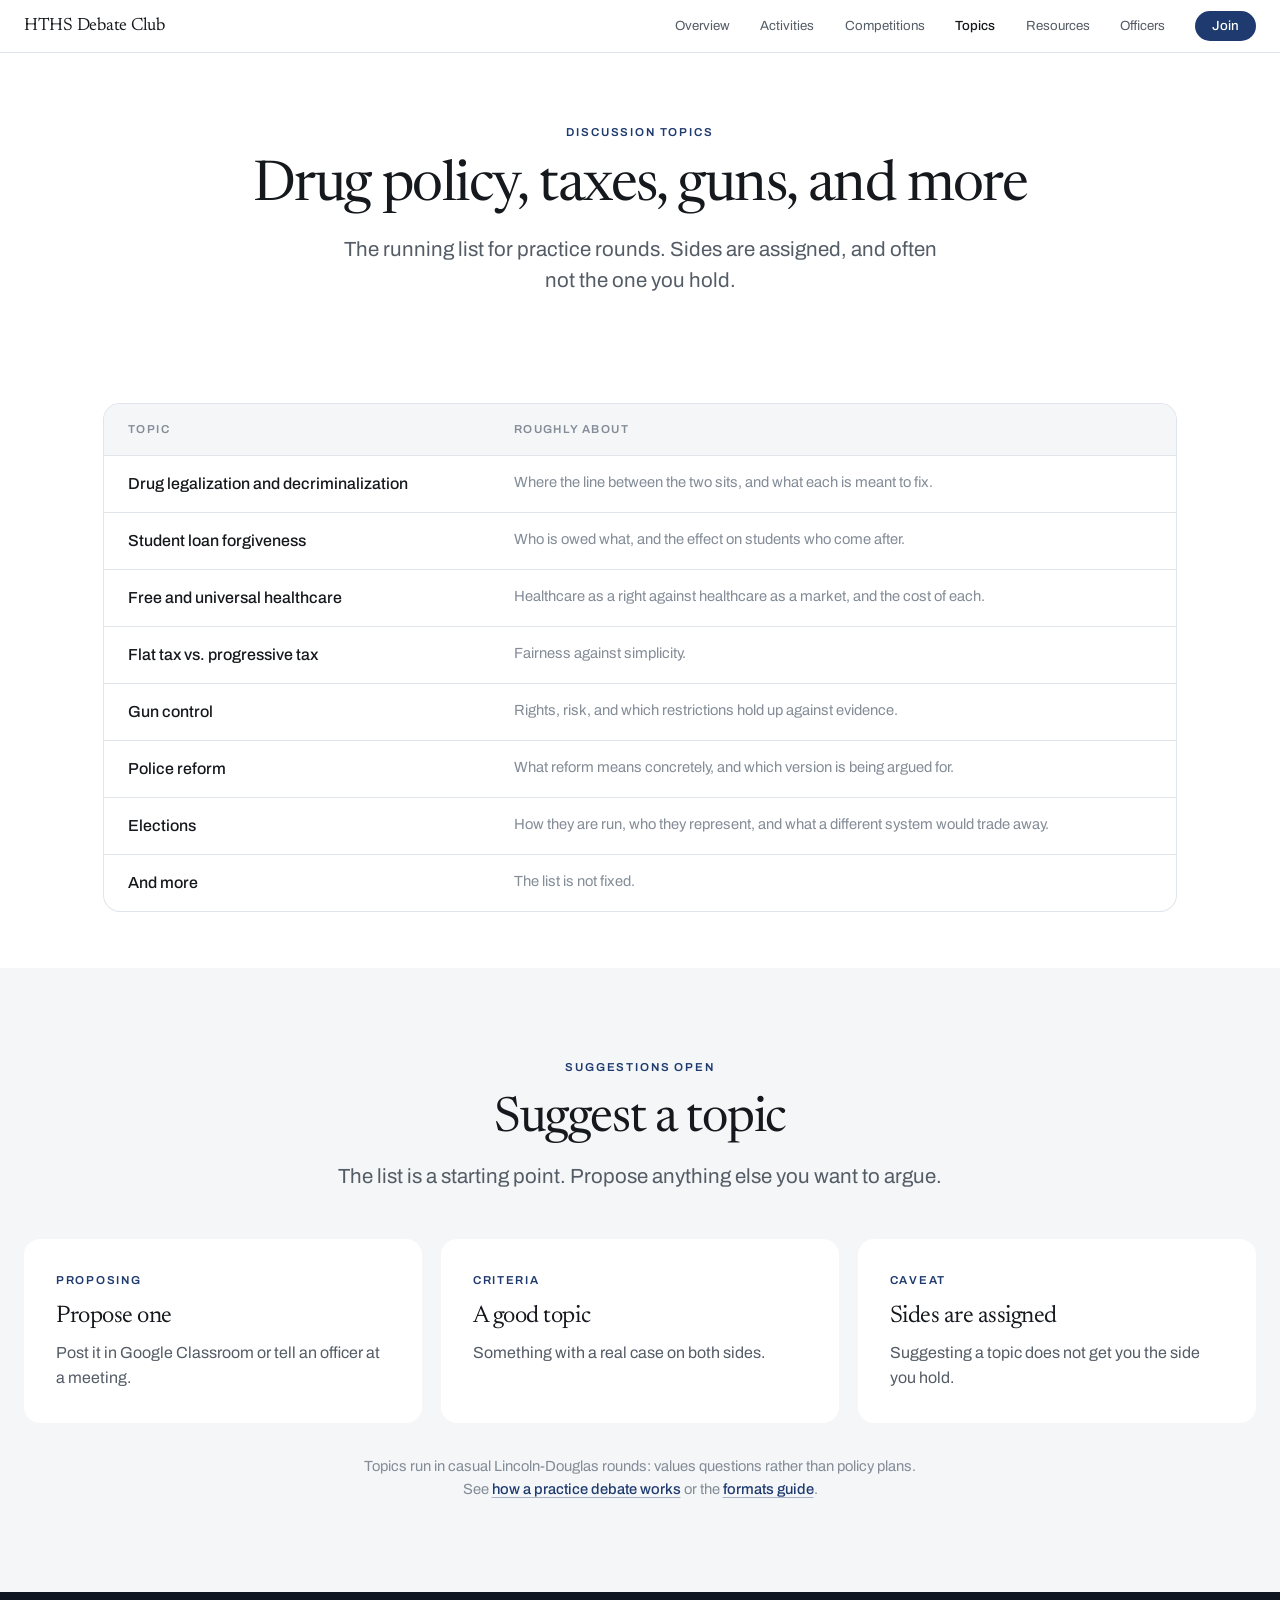
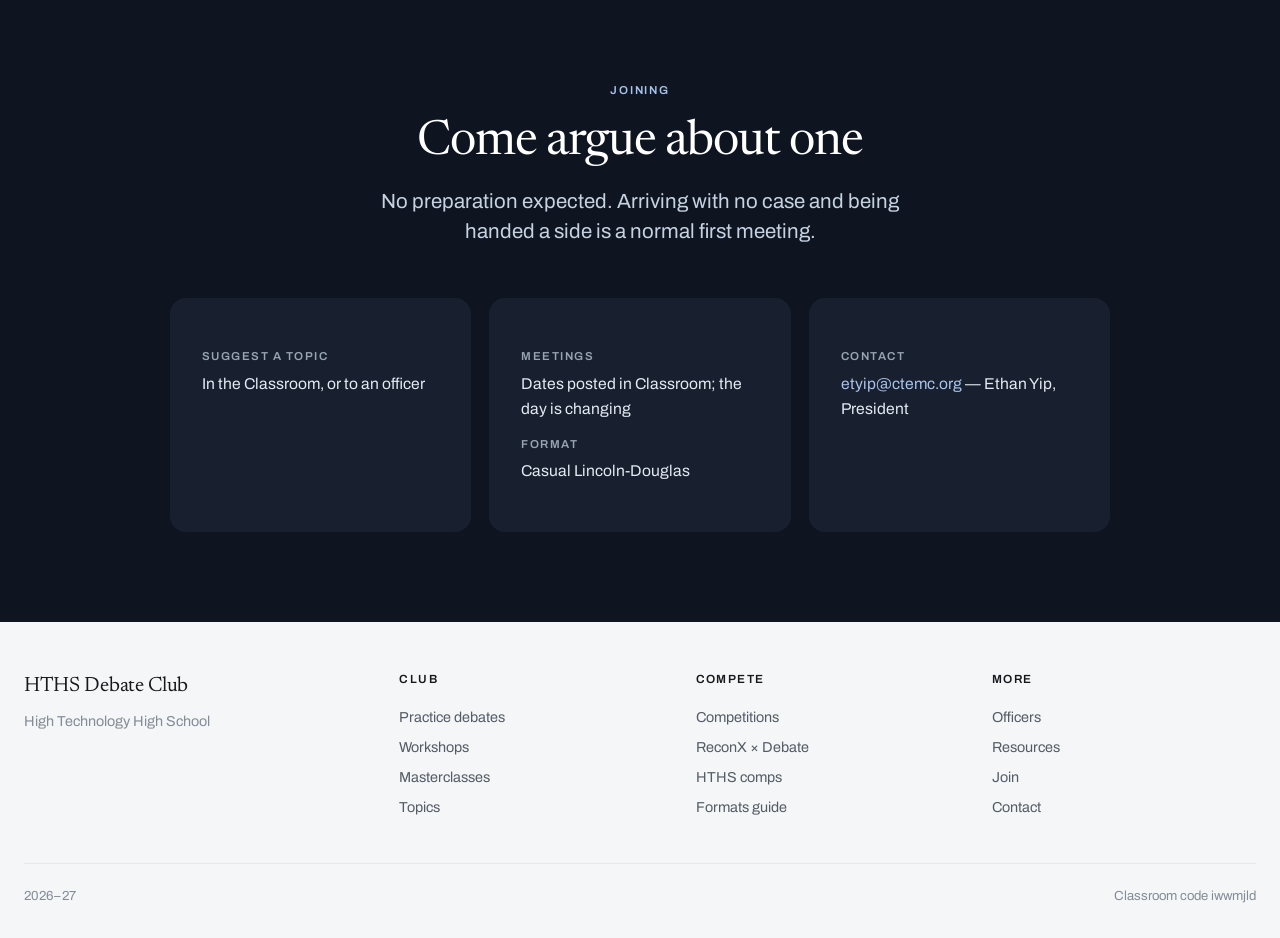
<file: topics.html>
<!doctype html>
<html lang="en">
<head>
<meta charset="utf-8">
<meta name="viewport" content="width=device-width, initial-scale=1">
<title>Topics — HTHS Debate Club</title>
<meta name="description" content="The running list of discussion topics for HTHS Debate Club practice rounds. Member suggestions welcome.">
<link rel="preconnect" href="https://fonts.googleapis.com">
<link rel="preconnect" href="https://fonts.gstatic.com" crossorigin>
<link href="https://fonts.googleapis.com/css2?family=Archivo:wght@400;500;600&family=Newsreader:opsz,wght@6..72,300;6..72,400;6..72,500&display=swap" rel="stylesheet">
<link rel="stylesheet" href="style.css">
</head>
<body>
<a class="skip" href="#main">Skip to content</a>

<header class="nav">
  <div class="nav-in">
    <a class="brand" href="index.html">HTHS Debate Club</a>
    <button class="nav-tog" aria-expanded="false" aria-label="Menu"><span></span><span></span><span></span></button>
    <nav class="nav-links" aria-label="Primary">
      <a href="index.html">Overview</a>
      <a href="activities.html">Activities</a>
      <a href="competitions.html">Competitions</a>
      <a href="topics.html" aria-current="page">Topics</a>
      <a href="resources.html">Resources</a>
      <a href="officers.html">Officers</a>
      <a class="nav-cta" href="index.html#join">Join</a>
    </nav>
  </div>
</header>

<main id="main">

  <section class="phero">
    <div class="wrap">
      <span class="eyebrow">Discussion topics</span>
      <h1>Drug policy, taxes, guns, and more</h1>
      <p class="sub">The running list for practice rounds. Sides are assigned, and often not the one you hold.</p>
    </div>
  </section>

  <section class="sec-sm">
    <div class="wrap">
      <div class="tablewrap">
        <table>
          <thead><tr><th scope="col">Topic</th><th scope="col">Roughly about</th></tr></thead>
          <tbody>
            <tr><td class="key">Drug legalization and decriminalization</td><td class="who">Where the line between the two sits, and what each is meant to fix.</td></tr>
            <tr><td class="key">Student loan forgiveness</td><td class="who">Who is owed what, and the effect on students who come after.</td></tr>
            <tr><td class="key">Free and universal healthcare</td><td class="who">Healthcare as a right against healthcare as a market, and the cost of each.</td></tr>
            <tr><td class="key">Flat tax vs. progressive tax</td><td class="who">Fairness against simplicity.</td></tr>
            <tr><td class="key">Gun control</td><td class="who">Rights, risk, and which restrictions hold up against evidence.</td></tr>
            <tr><td class="key">Police reform</td><td class="who">What reform means concretely, and which version is being argued for.</td></tr>
            <tr><td class="key">Elections</td><td class="who">How they are run, who they represent, and what a different system would trade away.</td></tr>
            <tr><td class="key">And more</td><td class="who">The list is not fixed.</td></tr>
          </tbody>
        </table>
      </div>
    </div>
  </section>

  <section class="sec grey">
    <div class="wrap-wide">
      <div class="hgroup center">
        <span class="eyebrow">Suggestions open</span>
        <h2>Suggest a topic</h2>
        <p class="sub">The list is a starting point. Propose anything else you want to argue.</p>
      </div>

      <div class="tiles t-3">
        <div class="tile">
          <span class="kick">Proposing</span>
          <h3>Propose one</h3>
          <p>Post it in Google Classroom or tell an officer at a meeting.</p>
        </div>
        <div class="tile">
          <span class="kick">Criteria</span>
          <h3>A good topic</h3>
          <p>Something with a real case on both sides.</p>
        </div>
        <div class="tile">
          <span class="kick">Caveat</span>
          <h3>Sides are assigned</h3>
          <p>Suggesting a topic does not get you the side you hold.</p>
        </div>
      </div>

      <p class="note center">Topics run in casual Lincoln-Douglas rounds: values questions rather than policy plans. See <a class="tlink" href="activities.html#practice">how a practice debate works</a> or the <a class="tlink" href="resources.html#formats">formats guide</a>.</p>
    </div>
  </section>

  <section class="sec dark cta">
    <div class="wrap-wide">
      <span class="eyebrow">Joining</span>
      <h2>Come argue about one</h2>
      <p class="sub">No preparation expected. Arriving with no case and being handed a side is a normal first meeting.</p>
      <div class="cta-info">
        <div class="tile">
          <dl>
            <dt>Suggest a topic</dt><dd>In the Classroom, or to an officer</dd>
          </dl>
        </div>
        <div class="tile">
          <dl>
            <dt>Meetings</dt><dd>Dates posted in Classroom; the day is changing</dd>
            <dt>Format</dt><dd>Casual Lincoln-Douglas</dd>
          </dl>
        </div>
        <div class="tile">
          <dl>
            <dt>Contact</dt><dd><a href="mailto:etyip@ctemc.org">etyip@ctemc.org</a> &mdash; Ethan Yip, President</dd>
          </dl>
        </div>
      </div>
    </div>
  </section>

</main>

<footer class="foot">
  <div class="wrap-wide">
    <div class="foot-grid">
      <div class="bl">
        <strong>HTHS Debate Club</strong>
        High Technology High School
      </div>
      <div>
        <span class="ttl">Club</span>
        <a href="activities.html#practice">Practice debates</a>
        <a href="activities.html#workshops">Workshops</a>
        <a href="activities.html#masterclass">Masterclasses</a>
        <a href="topics.html">Topics</a>
      </div>
      <div>
        <span class="ttl">Compete</span>
        <a href="competitions.html">Competitions</a>
        <a href="competitions.html#reconx">ReconX &times; Debate</a>
        <a href="competitions.html#hths">HTHS comps</a>
        <a href="resources.html#formats">Formats guide</a>
      </div>
      <div>
        <span class="ttl">More</span>
        <a href="officers.html">Officers</a>
        <a href="resources.html">Resources</a>
        <a href="index.html#join">Join</a>
        <a href="mailto:etyip@ctemc.org">Contact</a>
      </div>
    </div>
    <div class="foot-b">
      <span>2026&ndash;27</span>
      <span>Classroom code iwwmjld</span>
    </div>
  </div>
</footer>

<script src="site.js"></script>
</body>
</html>
</file>
<file: style.css>
/* HTHS Debate Club — 2026-27 */

:root{
  --ink:#15181C;
  --body:#545C66;
  --soft:#838C97;
  --white:#FFFFFF;
  --grey:#F4F6F8;
  --grey-2:#E4E9EE;
  --line:#DFE5EB;
  --black:#0E1420;
  --black-2:#18202F;
  --line-dk:#2B3548;
  --navy:#1E3A6E;
  --navy-2:#2A4E8F;
  --navy-lt:#A8C2EA;

  --serif:"Newsreader",Georgia,serif;
  --sans:"Archivo",-apple-system,BlinkMacSystemFont,"Segoe UI",Helvetica,Arial,sans-serif;

  --gut:1.5rem;
  --maxw:1120px;
  --wide:1320px;
  --r:16px;
  --sec:clamp(4rem,7vw,6.5rem);
}

*{box-sizing:border-box}
html{-webkit-text-size-adjust:100%;scroll-behavior:smooth}
body{
  margin:0;background:var(--white);color:var(--ink);
  font:400 17px/1.6 var(--sans);
  -webkit-font-smoothing:antialiased;
}
img{max-width:100%;display:block}
a{color:inherit;text-decoration:none}

.wrap{max-width:var(--maxw);margin:0 auto;padding:0 var(--gut)}
.wrap-wide{max-width:var(--wide);margin:0 auto;padding:0 var(--gut)}
.sec{padding:var(--sec) 0}
.sec-sm{padding:clamp(2.75rem,4.5vw,4rem) 0}
.grey{background:var(--grey)}
.dark{background:var(--black);color:#fff}

/* ---------- type ---------- */
h1,h2,h3,h4{margin:0;font-family:var(--serif);font-weight:400;line-height:1.08;letter-spacing:-.02em}
h1{font-size:clamp(2.7rem,6vw,4.6rem);line-height:1.02;letter-spacing:-.028em}
h2{font-size:clamp(2rem,3.8vw,3.1rem);letter-spacing:-.024em}
h3{font-size:1.5rem}
h4{font-size:1.18rem}
p{margin:0 0 1em}
p:last-child{margin-bottom:0}

.eyebrow{
  display:block;font-size:.72rem;font-weight:600;letter-spacing:.16em;
  text-transform:uppercase;color:var(--navy);margin-bottom:1.1rem;
}
.dark .eyebrow{color:var(--navy-lt)}
.sub{font-size:clamp(1.1rem,1.6vw,1.32rem);line-height:1.5;color:var(--body)}
.dark .sub{color:#C6D2E2}
.muted{color:var(--body)}
.dark .muted{color:#98A4B4}
.small{font-size:.94rem}

.center{text-align:center}
.center .sub,.center .lead{margin-left:auto;margin-right:auto}
.hgroup{max-width:640px;margin:0 auto 3rem}
.hgroup h2{margin-bottom:.9rem}
.hgroup--left{margin-left:0;text-align:left}

.tlink{color:var(--navy);font-weight:500;text-decoration:underline;text-underline-offset:.18em;text-decoration-thickness:1px;text-decoration-color:rgba(30,58,110,.35)}
.tlink:hover{text-decoration-color:currentColor}
.dark .tlink{color:var(--navy-lt)}

.actions{display:flex;gap:.75rem;flex-wrap:wrap;justify-content:center;margin-top:2rem}
.btn{
  display:inline-flex;align-items:center;justify-content:center;
  padding:.8rem 1.75rem;border-radius:999px;border:1px solid transparent;
  background:var(--navy);color:#fff;line-height:1.2;
  font-size:.92rem;font-weight:500;transition:background .15s ease,border-color .15s ease;
}
.btn:hover{background:var(--navy-2)}
.btn-2{background:transparent;color:var(--ink);border-color:var(--line)}
.btn-2:hover{background:var(--grey);border-color:var(--grey-2)}
.dark .btn-2{color:#fff;border-color:rgba(255,255,255,.32)}
.dark .btn-2:hover{background:rgba(255,255,255,.1);border-color:rgba(255,255,255,.5)}

.more{display:inline-flex;align-items:center;gap:.35rem;color:var(--navy);font-weight:500;font-size:.96rem}
.more:hover{gap:.55rem}
.dark .more{color:var(--navy-lt)}
.morerow{display:flex;gap:1.75rem;flex-wrap:wrap;justify-content:center;margin-top:1.6rem}

/* ---------- nav ---------- */
.nav{position:sticky;top:0;z-index:60;background:rgba(255,255,255,.86);backdrop-filter:saturate(180%) blur(18px);border-bottom:1px solid var(--line)}
.nav-in{max-width:var(--wide);margin:0 auto;padding:0 var(--gut);height:52px;display:flex;align-items:center;gap:1.5rem}
.brand{font-family:var(--serif);font-size:1.12rem;letter-spacing:-.015em;white-space:nowrap;margin-right:auto}
.nav-links{display:flex;align-items:center;gap:1.9rem}
.nav-links a{font-size:.83rem;color:var(--body)}
.nav-links a:hover{color:var(--ink)}
.nav-links a[aria-current="page"]{color:var(--ink);font-weight:500}
.nav-cta{display:inline-flex;align-items:center;padding:.45rem 1.05rem;border-radius:999px;background:var(--navy);color:#fff !important;font-size:.8rem;font-weight:500;line-height:1.2}
.nav-cta:hover{background:var(--navy-2)}
.nav-tog{display:none;background:none;border:0;padding:.35rem;cursor:pointer;color:var(--ink)}
.nav-tog span{display:block;width:19px;height:1.5px;background:currentColor;margin:4px 0}

/* ---------- hero ---------- */
.hero{padding:clamp(4rem,8vw,7rem) 0 clamp(3rem,5vw,4.5rem);text-align:center}
.hero h1{margin-bottom:1.3rem}
.hero .sub{max-width:600px;margin:0 auto}

.stats{
  display:grid;grid-template-columns:repeat(4,1fr);gap:1.5rem;
  max-width:820px;margin:clamp(3rem,5vw,4rem) auto 0;
}
.stats .n{display:block;font-family:var(--serif);font-size:clamp(2.1rem,3.6vw,2.9rem);line-height:1;margin-bottom:.5rem}
.stats .k{font-size:.78rem;color:var(--soft);line-height:1.35;display:block}
.dark .stats .k{color:#98A4B4}

/* page hero */
.phero{padding:clamp(3.2rem,5.5vw,5rem) 0 clamp(2.4rem,4vw,3.4rem);text-align:center}
.phero h1{font-size:clamp(2.3rem,4.6vw,3.5rem);margin-bottom:1.1rem}
.phero .sub{max-width:620px;margin:0 auto}

/* ---------- tiles ---------- */
.tiles{display:grid;gap:1.15rem}
.t-2{grid-template-columns:repeat(2,1fr)}
.t-3{grid-template-columns:repeat(3,1fr)}
.t-4{grid-template-columns:repeat(4,1fr)}
.tile{
  background:var(--grey);border-radius:var(--r);padding:clamp(1.6rem,2.5vw,2.2rem);
  display:flex;flex-direction:column;
}
.grey .tile{background:var(--white)}
.dark .tile{background:var(--black-2)}
.tile h3{margin-bottom:.6rem}
.tile .kick{display:block;font-size:.72rem;font-weight:600;letter-spacing:.15em;text-transform:uppercase;color:var(--navy);margin-bottom:.9rem}
.dark .tile .kick{color:var(--navy-lt)}
.tile p{color:var(--body);font-size:1rem}
.dark .tile p{color:#98A4B4}
.tile ul{list-style:none;margin:1.2rem 0 0;padding:0}
.tile li{padding:.42rem 0;border-top:1px solid var(--line);font-size:.96rem}
.grey .tile li{border-top-color:var(--grey-2)}
.dark .tile li{border-top-color:var(--line-dk)}
.tile li a{display:flex;justify-content:space-between;gap:1rem;color:var(--navy)}
.dark .tile li a{color:var(--navy-lt)}
.tile li a:hover{text-decoration:underline}
.tile .foot{margin-top:auto;padding-top:1.4rem}
.tile--lg{padding:clamp(2rem,3.4vw,3rem)}
.tile--lg h3{font-size:clamp(1.7rem,2.6vw,2.2rem);margin-bottom:.9rem}

/* spec pairs inside tiles */
.pairs{display:grid;grid-template-columns:1fr 1fr;gap:1rem 1.5rem;margin-top:1.5rem}
.pairs dt{font-size:.72rem;font-weight:600;letter-spacing:.12em;text-transform:uppercase;color:var(--soft);margin-bottom:.2rem}
.pairs dd{margin:0;font-size:.96rem;line-height:1.4}
.dark .pairs dd{color:#D6DEEA}

/* ---------- list card ---------- */
.card{background:var(--white);border-radius:var(--r);overflow:hidden;box-shadow:0 0 0 1px var(--line)}
.grey .card{box-shadow:0 0 0 1px var(--grey-2)}
.dark .card{background:var(--black-2);box-shadow:none}
.card-row{
  display:grid;grid-template-columns:minmax(0,1fr) minmax(0,1.6fr);
  gap:1.5rem;align-items:center;padding:1.15rem clamp(1.3rem,2.2vw,1.9rem);
  border-top:1px solid var(--line);
}
.card-row:first-child{border-top:0}
.grey .card-row{border-top-color:var(--grey-2)}
.dark .card-row{border-top-color:var(--line-dk)}
a.card-row:hover{background:var(--grey)}
.dark a.card-row:hover{background:#222D40}
.card-row .nm{font-family:var(--serif);font-size:1.22rem;letter-spacing:-.015em;display:block}
.card-row .tag{display:block;font-size:.78rem;color:var(--soft);margin-top:.25rem}
.card-row .desc{margin:0;color:var(--body);font-size:.96rem}
.dark .card-row .desc{color:#98A4B4}
.badge{
  display:inline-block;font-size:.66rem;font-weight:600;letter-spacing:.1em;text-transform:uppercase;
  color:var(--navy);background:rgba(30,58,110,.09);padding:.16rem .5rem;border-radius:999px;margin-left:.5rem;
  vertical-align:.1em;
}
.dark .badge{color:var(--navy-lt);background:rgba(168,194,234,.16)}

/* ---------- detail block ---------- */
.detail{display:grid;grid-template-columns:minmax(0,1fr) minmax(0,1.15fr);gap:clamp(2rem,5vw,4.5rem);align-items:start}
.detail + .detail{margin-top:clamp(3rem,5vw,4.5rem);padding-top:clamp(3rem,5vw,4.5rem);border-top:1px solid var(--line)}
.grey .detail + .detail{border-top-color:var(--grey-2)}
.detail h3{font-size:clamp(1.7rem,2.6vw,2.15rem);margin-bottom:.7rem}
.detail .tag{display:block;font-size:.8rem;color:var(--soft);margin-bottom:1.1rem}
.detail p{color:var(--body)}
.detail .who{font-size:.92rem;color:var(--soft);margin-top:1.1rem}

/* ---------- table ---------- */
.tablewrap{overflow-x:auto;border-radius:var(--r);box-shadow:0 0 0 1px var(--line);background:var(--white)}
.grey .tablewrap{box-shadow:0 0 0 1px var(--grey-2)}
.dark .tablewrap{background:var(--black-2);box-shadow:none}
table{width:100%;border-collapse:collapse;font-size:1rem}
th{
  text-align:left;font-size:.72rem;font-weight:600;letter-spacing:.12em;text-transform:uppercase;
  color:var(--soft);padding:1rem 1.5rem;background:var(--grey);
}
.grey th{background:var(--grey-2)}
.dark th{background:#222D40;color:#98A4B4}
td{padding:.95rem 1.5rem;border-top:1px solid var(--line);vertical-align:top}
.grey td{border-top-color:var(--grey-2)}
.dark td{border-top-color:var(--line-dk)}
td.key{font-weight:500}
td.who{color:var(--soft);font-size:.92rem}
tbody tr:hover td{background:rgba(30,58,110,.03)}

/* ---------- people ---------- */
.people{display:grid;grid-template-columns:repeat(4,1fr);gap:1.6rem 1.15rem}
.card-p{background:var(--grey);border-radius:var(--r);overflow:hidden}
.grey .card-p{background:var(--white)}
.portrait{position:relative;aspect-ratio:1/1;background:var(--grey-2)}
.grey .portrait{background:var(--grey)}
.portrait img{position:absolute;inset:0;width:100%;height:100%;object-fit:cover}
.portrait .ini{
  position:absolute;inset:0;display:flex;align-items:center;justify-content:center;
  font-family:var(--serif);font-size:2rem;color:var(--soft);
}
.card-p .meta{padding:1.05rem 1.15rem 1.25rem}
.card-p .nm{display:block;font-family:var(--serif);font-size:1.24rem;letter-spacing:-.015em;line-height:1.2}
.card-p .ttl{display:block;font-size:.82rem;color:var(--soft);margin-top:.3rem;line-height:1.35}
.card-p--lead .ttl{color:var(--navy)}

/* ---------- resources ---------- */
.res{margin-top:1rem}
.res a,.res span.pending{
  display:flex;justify-content:space-between;align-items:baseline;gap:1.5rem;
  padding:.72rem 0;border-top:1px solid var(--line);font-size:.98rem;
}
.grey .res a,.grey .res span.pending{border-top-color:var(--grey-2)}
.res a{color:var(--navy)}
.res a:hover{text-decoration:underline}
.res .meta{font-size:.72rem;color:var(--soft);white-space:nowrap}
.res span.pending{color:var(--soft)}
.res-h{display:block;font-size:.74rem;font-weight:600;letter-spacing:.13em;text-transform:uppercase;color:var(--ink);margin-bottom:.3rem}
.note{color:var(--soft);font-size:.92rem;max-width:70ch;margin:2rem auto 0}
.note code{font-size:.9em;background:var(--grey);padding:.1em .35em;border-radius:4px}
.dark .note{color:#98A4B4}
.dark .note code{background:var(--black-2);color:#D6DEEA}

/* ---------- jump ---------- */
.jump{background:var(--white);border-bottom:1px solid var(--line);position:sticky;top:52px;z-index:50}
.jump .wrap-wide{display:flex;gap:.5rem;overflow-x:auto;padding-top:.7rem;padding-bottom:.7rem;scrollbar-width:none}
.jump .wrap-wide::-webkit-scrollbar{display:none}
.jump a{
  flex:none;font-size:.82rem;line-height:1;color:var(--body);white-space:nowrap;
  padding:.5rem .95rem;border-radius:999px;background:var(--grey);
  transition:background .15s ease,color .15s ease;
}
.jump a:hover{background:var(--grey-2);color:var(--ink)}

/* ---------- cta ---------- */
.cta{text-align:center}
.cta h2{margin-bottom:1rem}
.cta .sub{max-width:560px;margin:0 auto}
.cta-info{
  display:grid;grid-template-columns:repeat(3,1fr);gap:1.15rem;
  max-width:940px;margin:clamp(2.5rem,4vw,3.5rem) auto 0;text-align:left;
}
.cta-info .tile{background:var(--black-2)}
.cta-info dt{font-size:.72rem;font-weight:600;letter-spacing:.13em;text-transform:uppercase;color:#98A4B4;margin-bottom:.3rem}
.cta-info dd{margin:0 0 .9rem;font-size:.98rem;color:#E3E9F2}
.cta-info dd:last-child{margin-bottom:0}
.cta-info a{color:var(--navy-lt)}
.cta-info a:hover{text-decoration:underline}

/* ---------- footer ---------- */
.foot{background:var(--grey);padding:3rem 0 2rem;font-size:.9rem}
.foot-grid{display:grid;grid-template-columns:minmax(0,1.3fr) repeat(3,minmax(0,1fr));gap:2rem}
.foot .ttl{display:block;font-size:.74rem;font-weight:600;letter-spacing:.12em;text-transform:uppercase;color:var(--ink);margin-bottom:.85rem}
.foot a{display:block;padding:.22rem 0;color:var(--body)}
.foot a:hover{color:var(--navy)}
.foot .bl{color:var(--soft);line-height:1.6}
.foot .bl strong{display:block;font-family:var(--serif);font-weight:400;font-size:1.3rem;color:var(--ink);margin-bottom:.4rem;letter-spacing:-.015em}
.foot-b{margin-top:2.5rem;padding-top:1.3rem;border-top:1px solid var(--grey-2);display:flex;justify-content:space-between;gap:1.5rem;flex-wrap:wrap;color:var(--soft);font-size:.82rem}

/* ---------- misc ---------- */
.skip{position:absolute;left:-9999px}
.skip:focus{left:1rem;top:1rem;background:var(--navy);color:#fff;padding:.6rem 1rem;border-radius:8px;z-index:99}
.mt{margin-top:2rem}

/* ---------- responsive ---------- */
@media (max-width:940px){
  .t-4,.people{grid-template-columns:repeat(2,1fr)}
  .t-3{grid-template-columns:1fr}
  .detail{grid-template-columns:1fr;gap:1.5rem}
  .card-row{grid-template-columns:1fr;gap:.6rem;align-items:start}
  .cta-info{grid-template-columns:1fr}
  .foot-grid{grid-template-columns:1fr 1fr}
  .foot .bl{grid-column:1 / -1}
  .nav-links{
    position:absolute;left:0;right:0;top:52px;background:var(--white);
    border-bottom:1px solid var(--line);flex-direction:column;align-items:stretch;
    gap:0;padding:.5rem var(--gut) 1.3rem;display:none;
  }
  .nav-links.open{display:flex}
  .nav-links a{padding:.75rem 0;font-size:.98rem}
  .nav-cta{margin-top:.8rem;text-align:center;padding:.75rem}
  .nav-tog{display:block}
  .jump{position:static}
}
@media (max-width:640px){
  .t-2{grid-template-columns:1fr}
  .stats{grid-template-columns:1fr 1fr;gap:1.8rem 1rem}
  .pairs{grid-template-columns:1fr}
  .people{grid-template-columns:1fr 1fr}
  .foot-grid{grid-template-columns:1fr}
  th,td{padding:.8rem 1rem}
}
@media (prefers-reduced-motion:reduce){html{scroll-behavior:auto}}
</file>
